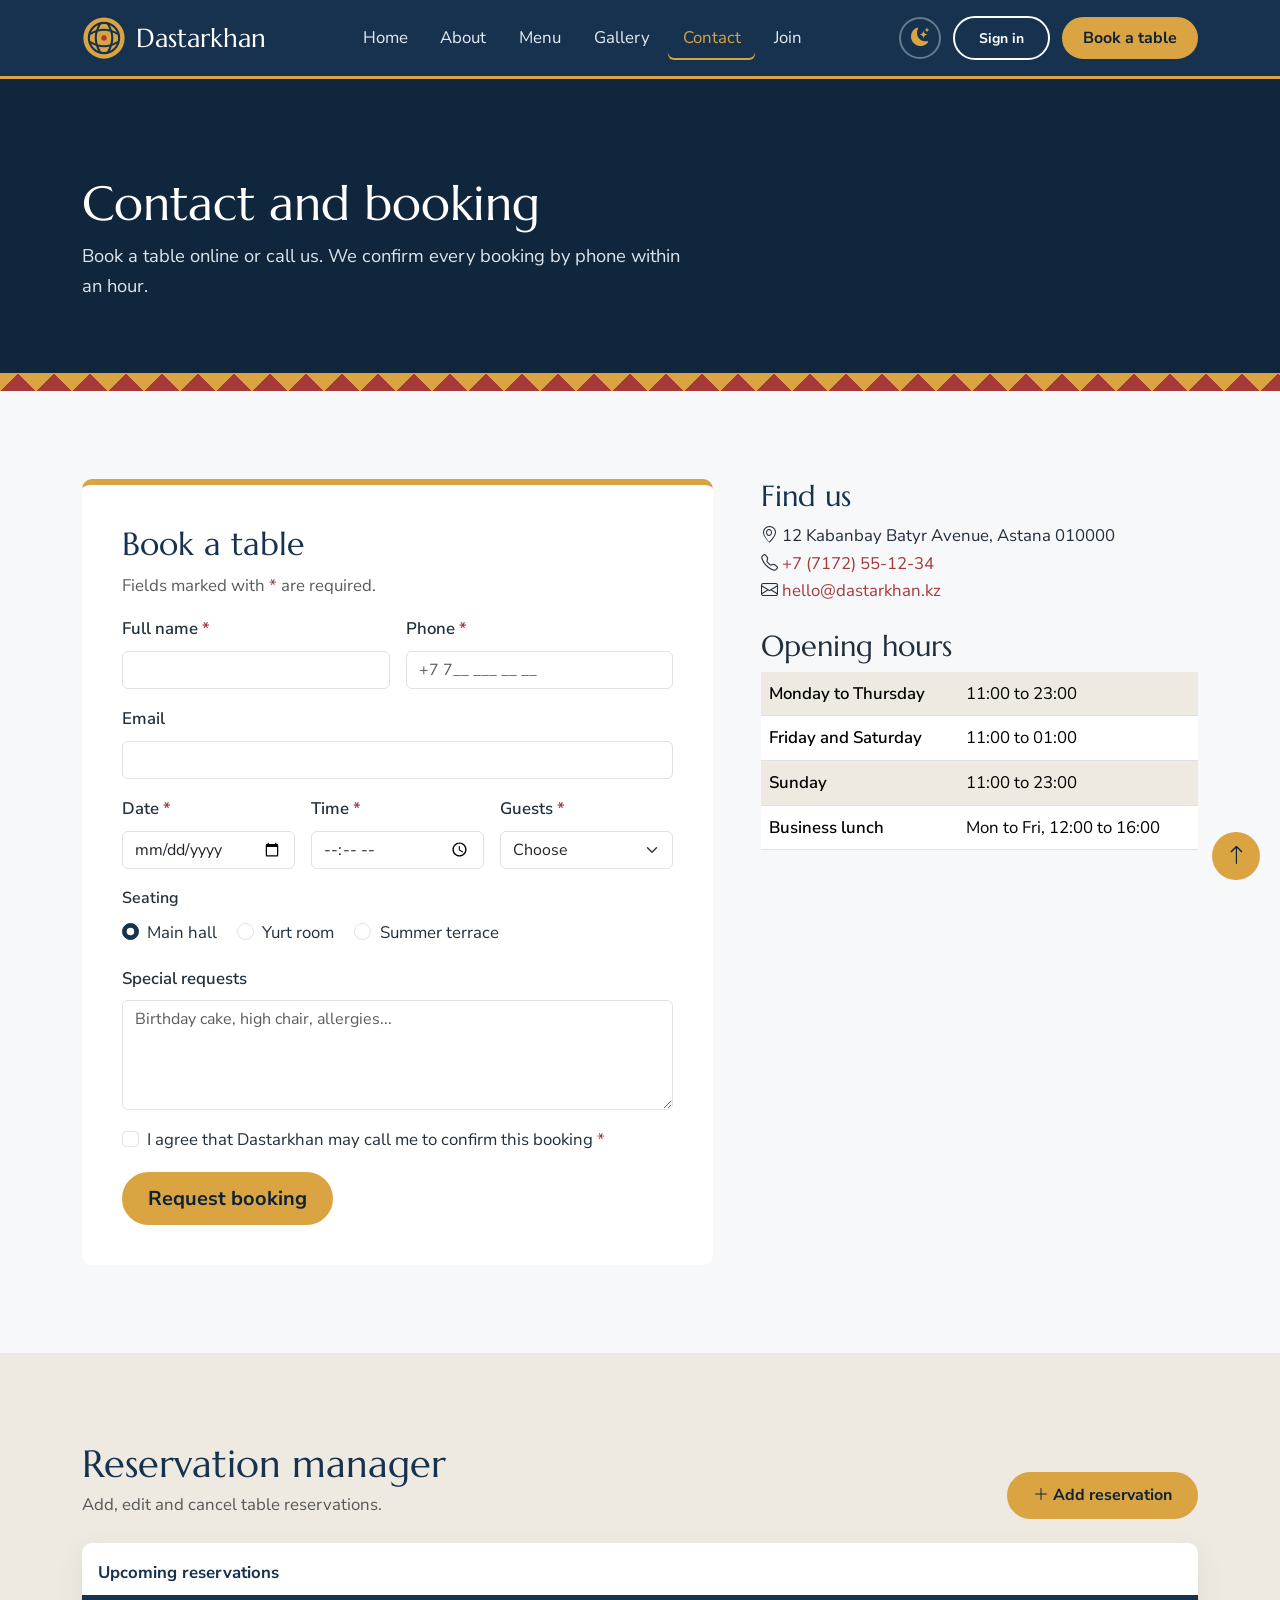
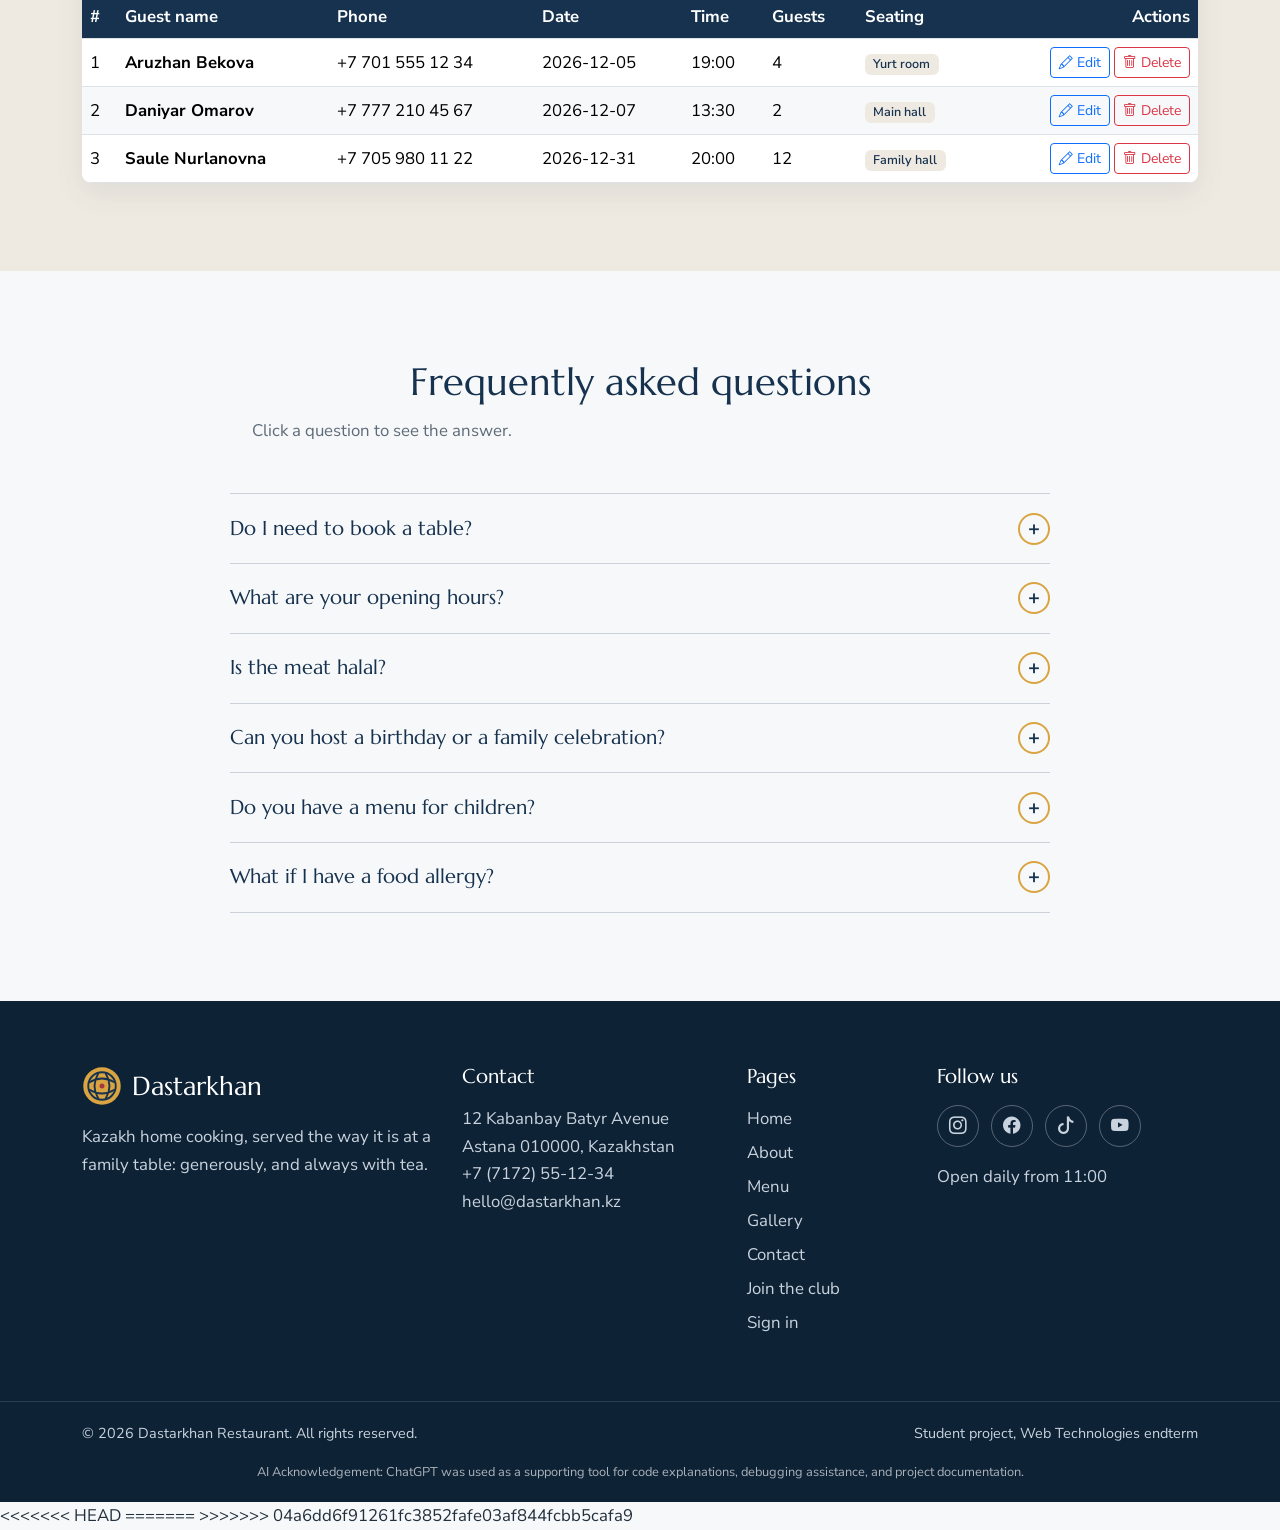
<file: contact.html>
﻿<!DOCTYPE html>
<html lang="en">
<head>
  <meta charset="UTF-8">
  <meta name="viewport" content="width=device-width, initial-scale=1.0">
  <meta name="description" content="Book a table at Dastarkhan, find our address and opening hours.">
  <title>Contact and booking | Dastarkhan, Kazakh Restaurant in Astana</title>
  <link rel="icon" href="images/logo.svg" type="image/svg+xml">

  <link rel="preconnect" href="https://fonts.googleapis.com">
  <link rel="preconnect" href="https://fonts.gstatic.com" crossorigin>
  <link href="https://fonts.googleapis.com/css2?family=Marcellus&family=Nunito+Sans:wght@400;600;700&display=swap" rel="stylesheet">

  <link href="https://cdn.jsdelivr.net/npm/bootstrap@5.3.3/dist/css/bootstrap.min.css" rel="stylesheet">
  <link href="https://cdn.jsdelivr.net/npm/bootstrap-icons@1.11.3/font/bootstrap-icons.min.css" rel="stylesheet">

  <link href="css/style.css" rel="stylesheet">
  <script src="js/theme.js"></script>
</head>
<body>
  <header class="site-header" id="top">
    <div class="container header-inner">
      <a href="index.html" class="logo">
        <img src="images/logo.svg" alt="Dastarkhan logo" width="44" height="44">
        <span class="logo-text">Dastarkhan</span>
      </a>
      <nav class="main-nav" aria-label="Main navigation">
        <ul class="nav-list">
          <li><a href="index.html" class="menu-link">Home</a></li>
          <li><a href="about.html" class="menu-link">About</a></li>
          <li><a href="menu.html" class="menu-link">Menu</a></li>
          <li><a href="gallery.html" class="menu-link">Gallery</a></li>
          <li><a href="contact.html" class="menu-link active" aria-current="page">Contact</a></li>
          <li><a href="register.html" class="menu-link">Join</a></li>
        </ul>
      </nav>
      <div class="header-actions">
        <button type="button" id="theme-toggle" class="theme-toggle" aria-label="Switch theme" title="Switch theme">
          <i class="bi bi-moon-stars-fill" aria-hidden="true"></i>
        </button>
        <div id="auth-slot" class="auth-slot"><a href="login.html" class="btn btn-ghost btn-sm btn-signin">Sign in</a></div>
        <a href="contact.html#booking" class="btn btn-gold btn-book">Book a table</a>
      </div>
    </div>
  </header>

  <main>
    <section class="page-hero page-hero-contact">
      <div class="container">
        <h1>Contact and booking</h1>
        <p>Book a table online or call us. We confirm every booking by phone within an hour.</p>
      </div>
    </section>

    <div class="ornament"></div>

    <section class="section">
      <div class="container">
        <div class="row g-4 g-lg-5">
          <div class="col-lg-7">
            <section id="booking" aria-labelledby="booking-title">
              <h2 id="booking-title">Book a table</h2>
              <p class="text-muted">Fields marked with <span class="required">*</span> are required.</p>

              <form action="thank-you.html" method="get">
                <div class="row g-3">
                  <div class="col-md-6">
                    <label for="name" class="form-label">Full name <span class="required">*</span></label>
                    <input type="text" id="name" name="name" class="form-control" autocomplete="name" required>
                  </div>
                  <div class="col-md-6">
                    <label for="phone" class="form-label">Phone <span class="required">*</span></label>
                    <input type="tel" id="phone" name="phone" class="form-control" placeholder="+7 7__ ___ __ __" autocomplete="tel" required>
                  </div>
                  <div class="col-12">
                    <label for="email" class="form-label">Email</label>
                    <input type="email" id="email" name="email" class="form-control" autocomplete="email">
                  </div>
                  <div class="col-md-4">
                    <label for="date" class="form-label">Date <span class="required">*</span></label>
                    <input type="date" id="date" name="date" class="form-control" required>
                  </div>
                  <div class="col-md-4">
                    <label for="time" class="form-label">Time <span class="required">*</span></label>
                    <input type="time" id="time" name="time" class="form-control" min="11:00" max="22:00" required>
                  </div>
                  <div class="col-md-4">
                    <label for="guests" class="form-label">Guests <span class="required">*</span></label>
                    <select id="guests" name="guests" class="form-select" required>
                      <option value="">Choose</option>
                      <option value="1-2">1 to 2</option>
                      <option value="3-4">3 to 4</option>
                      <option value="5-8">5 to 8</option>
                      <option value="9-20">9 to 20 (family hall)</option>
                    </select>
                  </div>
                  <div class="col-12">
                    <fieldset>
                      <legend class="form-label fs-6">Seating</legend>
                      <div class="form-check form-check-inline">
                        <input class="form-check-input" type="radio" name="seating" id="seat-main" value="main" checked>
                        <label class="form-check-label" for="seat-main">Main hall</label>
                      </div>
                      <div class="form-check form-check-inline">
                        <input class="form-check-input" type="radio" name="seating" id="seat-yurt" value="yurt">
                        <label class="form-check-label" for="seat-yurt">Yurt room</label>
                      </div>
                      <div class="form-check form-check-inline">
                        <input class="form-check-input" type="radio" name="seating" id="seat-terrace" value="terrace">
                        <label class="form-check-label" for="seat-terrace">Summer terrace</label>
                      </div>
                    </fieldset>
                  </div>
                  <div class="col-12">
                    <label for="message" class="form-label">Special requests</label>
                    <textarea id="message" name="message" class="form-control" rows="4" placeholder="Birthday cake, high chair, allergies..."></textarea>
                  </div>
                  <div class="col-12">
                    <div class="form-check">
                      <input class="form-check-input" type="checkbox" id="agree" name="agree" required>
                      <label class="form-check-label" for="agree">I agree that Dastarkhan may call me to confirm this booking <span class="required">*</span></label>
                    </div>
                  </div>
                  <div class="col-12">
                    <button type="submit" class="btn btn-gold btn-lg">Request booking</button>
                  </div>
                </div>
              </form>
            </section>
          </div>

          <aside class="col-lg-5 contact-info" aria-label="Contact information">
            <h2>Find us</h2>
            <address class="mb-4">
              <i class="bi bi-geo-alt"></i> 12 Kabanbay Batyr Avenue, Astana 010000<br>
              <i class="bi bi-telephone"></i> <a href="tel:+77172551234">+7 (7172) 55-12-34</a><br>
              <i class="bi bi-envelope"></i> <a href="mailto:hello@dastarkhan.kz">hello@dastarkhan.kz</a>
            </address>

            <h2 class="h4">Opening hours</h2>
            <table class="table hours-table mb-4">
              <tbody>
                <tr>
                  <th scope="row">Monday to Thursday</th>
                  <td>11:00 to 23:00</td>
                </tr>
                <tr>
                  <th scope="row">Friday and Saturday</th>
                  <td>11:00 to 01:00</td>
                </tr>
                <tr>
                  <th scope="row">Sunday</th>
                  <td>11:00 to 23:00</td>
                </tr>
                <tr>
                  <th scope="row">Business lunch</th>
                  <td>Mon to Fri, 12:00 to 16:00</td>
                </tr>
              </tbody>
            </table>

            <iframe class="map-frame" src="https://www.google.com/maps?q=Kabanbay+Batyr+Avenue+Astana&amp;output=embed" title="Map showing Dastarkhan on Kabanbay Batyr Avenue" loading="lazy"></iframe>
          </aside>
        </div>
      </div>
    </section>

    <section class="section section-alt" id="reservations" aria-labelledby="reservations-title">
      <div class="container">
        <div class="d-flex flex-wrap justify-content-between align-items-end gap-3 mb-4">
          <div>
            <h2 id="reservations-title" class="section-title mb-1">Reservation manager</h2>
            <p class="text-muted mb-0">Add, edit and cancel table reservations.</p>
          </div>
          <button type="button" class="btn btn-gold" id="add-reservation-btn">
            <i class="bi bi-plus-lg"></i> Add reservation
          </button>
        </div>

        <div class="table-responsive crud-wrap">
          <table class="table crud-table align-middle mb-0">
            <caption>Upcoming reservations</caption>
            <thead>
              <tr>
                <th scope="col">#</th>
                <th scope="col">Guest name</th>
                <th scope="col">Phone</th>
                <th scope="col">Date</th>
                <th scope="col">Time</th>
                <th scope="col">Guests</th>
                <th scope="col">Seating</th>
                <th scope="col" class="text-end">Actions</th>
              </tr>
            </thead>
            <tbody id="reservations-body">
              <!-- rows are rendered by js/script.js -->
            </tbody>
          </table>
        </div>
      </div>
    </section>

    <section class="section" id="faq" aria-labelledby="faq-title">
      <div class="container">
        <h2 id="faq-title" class="section-title text-center">Frequently asked questions</h2>
        <p class="section-intro text-center">Click a question to see the answer.</p>
        <div class="faq-list">
          <div class="faq-item">
            <h3 class="faq-question">
              <button type="button" class="faq-toggle" id="faq-q1" aria-expanded="false" aria-controls="faq-a1">
                <span>Do I need to book a table?</span>
                <span class="faq-icon" aria-hidden="true">+</span>
              </button>
            </h3>
            <div class="faq-answer" id="faq-a1" role="region" aria-labelledby="faq-q1">
              <p>Walk-ins are welcome, but on Friday and Saturday evenings tables go fast. Use the booking form above and we confirm every booking by phone within an hour.</p>
            </div>
          </div>
          <div class="faq-item">
            <h3 class="faq-question">
              <button type="button" class="faq-toggle" id="faq-q2" aria-expanded="false" aria-controls="faq-a2">
                <span>What are your opening hours?</span>
                <span class="faq-icon" aria-hidden="true">+</span>
              </button>
            </h3>
            <div class="faq-answer" id="faq-a2" role="region" aria-labelledby="faq-q2">
              <p>Monday to Thursday and Sunday 11:00 to 23:00, Friday and Saturday 11:00 to 01:00. The business lunch runs Monday to Friday from 12:00 to 16:00.</p>
            </div>
          </div>
          <div class="faq-item">
            <h3 class="faq-question">
              <button type="button" class="faq-toggle" id="faq-q3" aria-expanded="false" aria-controls="faq-a3">
                <span>Is the meat halal?</span>
                <span class="faq-icon" aria-hidden="true">+</span>
              </button>
            </h3>
            <div class="faq-answer" id="faq-a3" role="region" aria-labelledby="faq-q3">
              <p>Yes. All meat is halal and comes from farms we have visited ourselves.</p>
            </div>
          </div>
          <div class="faq-item">
            <h3 class="faq-question">
              <button type="button" class="faq-toggle" id="faq-q4" aria-expanded="false" aria-controls="faq-a4">
                <span>Can you host a birthday or a family celebration?</span>
                <span class="faq-icon" aria-hidden="true">+</span>
              </button>
            </h3>
            <div class="faq-answer" id="faq-a4" role="region" aria-labelledby="faq-q4">
              <p>Yes. Our family hall seats up to 20 guests. Write the date and the number of guests in the booking form, or look at the Celebration set menu.</p>
            </div>
          </div>
          <div class="faq-item">
            <h3 class="faq-question">
              <button type="button" class="faq-toggle" id="faq-q5" aria-expanded="false" aria-controls="faq-a5">
                <span>Do you have a menu for children?</span>
                <span class="faq-icon" aria-hidden="true">+</span>
              </button>
            </h3>
            <div class="faq-answer" id="faq-a5" role="region" aria-labelledby="faq-q5">
              <p>Yes. Children under 6 eat from the kids' menu for free on weekends. Ask for a high chair in the special requests field when you book.</p>
            </div>
          </div>
          <div class="faq-item">
            <h3 class="faq-question">
              <button type="button" class="faq-toggle" id="faq-q6" aria-expanded="false" aria-controls="faq-a6">
                <span>What if I have a food allergy?</span>
                <span class="faq-icon" aria-hidden="true">+</span>
              </button>
            </h3>
            <div class="faq-answer" id="faq-a6" role="region" aria-labelledby="faq-q6">
              <p>Tell us in the booking form or tell your waiter before ordering, and the kitchen will adjust the dish where possible.</p>
            </div>
          </div>
        </div>
      </div>
    </section>
  </main>

  <div class="modal fade" id="reservation-modal" tabindex="-1" aria-labelledby="reservation-modal-title" aria-hidden="true">
    <div class="modal-dialog modal-dialog-centered">
      <div class="modal-content">
        <form id="reservation-form" novalidate>
          <div class="modal-header">
            <h2 class="modal-title fs-4" id="reservation-modal-title">Add reservation</h2>
            <button type="button" class="btn-close" data-bs-dismiss="modal" aria-label="Close"></button>
          </div>
          <div class="modal-body">
            <input type="hidden" id="res-id">
            <div class="row g-3">
              <div class="col-12">
                <label for="res-name" class="form-label">Guest name <span class="required">*</span></label>
                <input type="text" id="res-name" class="form-control" required>
                <div class="invalid-feedback">Enter the guest's name.</div>
              </div>
              <div class="col-12">
                <label for="res-phone" class="form-label">Phone <span class="required">*</span></label>
                <input type="tel" id="res-phone" class="form-control" placeholder="+7 701 123 45 67" required>
                <div class="invalid-feedback">Enter a phone number like +7 701 123 45 67.</div>
              </div>
              <div class="col-6">
                <label for="res-date" class="form-label">Date <span class="required">*</span></label>
                <input type="date" id="res-date" class="form-control" required>
                <div class="invalid-feedback">Choose a date.</div>
              </div>
              <div class="col-6">
                <label for="res-time" class="form-label">Time <span class="required">*</span></label>
                <input type="time" id="res-time" class="form-control" min="11:00" max="22:00" required>
                <div class="invalid-feedback">We take bookings from 11:00 to 22:00.</div>
              </div>
              <div class="col-6">
                <label for="res-guests" class="form-label">Guests <span class="required">*</span></label>
                <input type="number" id="res-guests" class="form-control" min="1" max="20" value="2" required>
                <div class="invalid-feedback">From 1 to 20 guests.</div>
              </div>
              <div class="col-6">
                <label for="res-seating" class="form-label">Seating</label>
                <select id="res-seating" class="form-select">
                  <option>Main hall</option>
                  <option>Yurt room</option>
                  <option>Summer terrace</option>
                  <option>Family hall</option>
                </select>
              </div>
            </div>
          </div>
          <div class="modal-footer">
            <button type="button" class="btn btn-outline-secondary rounded-pill" data-bs-dismiss="modal">Cancel</button>
            <button type="submit" class="btn btn-gold" id="reservation-save">Save</button>
          </div>
        </form>
      </div>
    </div>
  </div>

  <footer class="site-footer">
    <div class="container">
      <div class="row g-4">
        <div class="col-lg-4 col-md-6">
          <a href="index.html" class="logo mb-3">
            <img src="images/logo.svg" alt="" width="40" height="40">
            <span class="logo-text">Dastarkhan</span>
          </a>
          <p>Kazakh home cooking, served the way it is at a family table: generously, and always with tea.</p>
        </div>
        <div class="col-lg-3 col-md-6">
          <h2 class="footer-title">Contact</h2>
          <address>
            12 Kabanbay Batyr Avenue<br>
            Astana 010000, Kazakhstan<br>
            <a href="tel:+77172551234">+7 (7172) 55-12-34</a><br>
            <a href="mailto:hello@dastarkhan.kz">hello@dastarkhan.kz</a>
          </address>
        </div>
        <div class="col-lg-2 col-md-6">
          <h2 class="footer-title">Pages</h2>
          <ul class="footer-links">
            <li><a href="index.html">Home</a></li>
            <li><a href="about.html">About</a></li>
            <li><a href="menu.html">Menu</a></li>
            <li><a href="gallery.html">Gallery</a></li>
            <li><a href="contact.html">Contact</a></li>
            <li><a href="register.html">Join the club</a></li>
            <li><a href="login.html">Sign in</a></li>
          </ul>
        </div>
        <div class="col-lg-3 col-md-6">
          <h2 class="footer-title">Follow us</h2>
          <ul class="social-links">
            <li><a href="https://www.instagram.com/" aria-label="Instagram"><i class="bi bi-instagram"></i></a></li>
            <li><a href="https://www.facebook.com/" aria-label="Facebook"><i class="bi bi-facebook"></i></a></li>
            <li><a href="https://www.tiktok.com/" aria-label="TikTok"><i class="bi bi-tiktok"></i></a></li>
            <li><a href="https://www.youtube.com/" aria-label="YouTube"><i class="bi bi-youtube"></i></a></li>
          </ul>
          <p class="mt-3 mb-0">Open daily from 11:00</p>
        </div>
      </div>
    </div>
   
<div class="footer-bottom">
  <div class="container d-flex flex-wrap justify-content-between gap-2">
    <p class="mb-0">
      &copy; 2026 Dastarkhan Restaurant. All rights reserved.
    </p>
    <p class="mb-0">
      Student project, Web Technologies endterm
    </p>
  </div>

  <div class="container mt-3">
    <p class="ai-acknowledgement mb-0">
      AI Acknowledgement: ChatGPT was used as a supporting
      tool for code explanations, debugging assistance,
      and project documentation.
    </p>
  </div>
</div>

  </footer>

  <a href="#top" id="back-to-top" aria-label="Back to top"><i class="bi bi-arrow-up"></i></a>
  <script src="https://code.jquery.com/jquery-3.7.1.min.js"></script>
  <script src="https://cdn.jsdelivr.net/npm/bootstrap@5.3.3/dist/js/bootstrap.bundle.min.js"></script>
  <script src="js/script.js"></script>
<<<<<<< HEAD
  <script src="js/auth.js"></script>
=======
  <script src="js/faq.js"></script>
>>>>>>> 04a6dd6f91261fc3852fafe03af844fcbb5cafa9
</body>
</html>
</file>
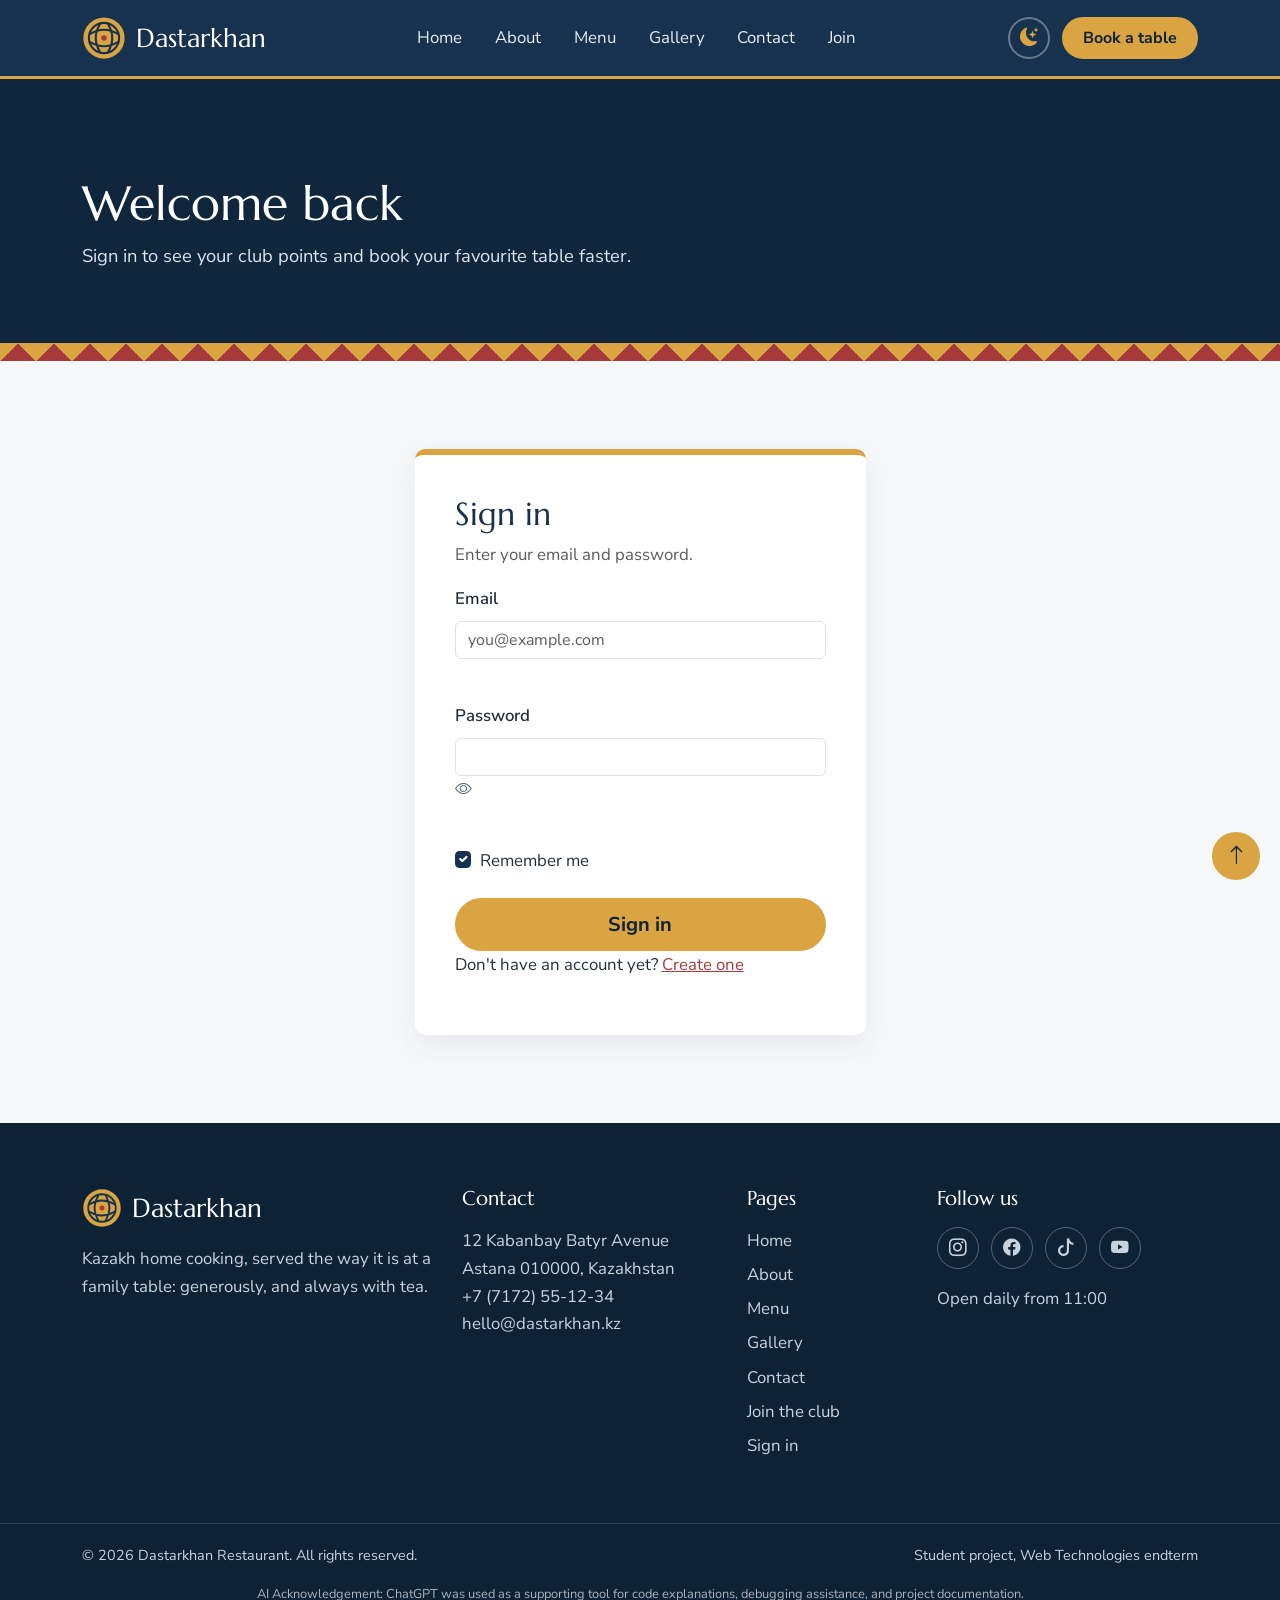
<file: login.html>
﻿<!DOCTYPE html>
<html lang="en">
<head>
  <meta charset="UTF-8">
  <meta name="viewport" content="width=device-width, initial-scale=1.0">
  <meta name="description" content="Sign in to your Dastarkhan club account.">
  <title>Sign in | Dastarkhan, Kazakh Restaurant in Astana</title>
  <link rel="icon" href="images/logo.svg" type="image/svg+xml">
  <link rel="preconnect" href="https://fonts.googleapis.com">
  <link rel="preconnect" href="https://fonts.gstatic.com" crossorigin>
  <link href="https://fonts.googleapis.com/css2?family=Marcellus&family=Nunito+Sans:wght@400;600;700&display=swap" rel="stylesheet">

  <link href="https://cdn.jsdelivr.net/npm/bootstrap@5.3.3/dist/css/bootstrap.min.css" rel="stylesheet">
  <link href="https://cdn.jsdelivr.net/npm/bootstrap-icons@1.11.3/font/bootstrap-icons.min.css" rel="stylesheet">

  <link href="css/style.css" rel="stylesheet">
  <script src="js/theme.js"></script>
</head>
<body>
  <header class="site-header" id="top">
    <div class="container header-inner">
      <a href="index.html" class="logo">
        <img src="images/logo.svg" alt="Dastarkhan logo" width="44" height="44">
        <span class="logo-text">Dastarkhan</span>
      </a>
      <nav class="main-nav" aria-label="Main navigation">
        <ul class="nav-list">
          <li><a href="index.html" class="menu-link">Home</a></li>
          <li><a href="about.html" class="menu-link">About</a></li>
          <li><a href="menu.html" class="menu-link">Menu</a></li>
          <li><a href="gallery.html" class="menu-link">Gallery</a></li>
          <li><a href="contact.html" class="menu-link">Contact</a></li>
          <li><a href="register.html" class="menu-link">Join</a></li>
        </ul>
      </nav>
      <div class="header-actions">
        <button type="button" id="theme-toggle" class="theme-toggle" aria-label="Switch theme" title="Switch theme">
          <i class="bi bi-moon-stars-fill" aria-hidden="true"></i>
        </button>
        <a href="contact.html#booking" class="btn btn-gold btn-book">Book a table</a>
      </div>
    </div>
  </header>

  <main>
    <section class="page-hero page-hero-register">
      <div class="container">
        <h1>Welcome back</h1>
        <p>Sign in to see your club points and book your favourite table faster.</p>
      </div>
    </section>

    <div class="ornament"></div>

    <section class="section">
      <div class="container">
        <div class="row justify-content-center">
          <div class="col-lg-5 col-md-8">
            <section id="login" class="form-card" aria-labelledby="login-title">
              <div id="login-already" class="d-none">
                <h2>You are signed in</h2>
                <p class="text-muted">Signed in as <strong id="login-already-email"></strong>.</p>
                <div class="d-flex flex-wrap gap-2">
                  <a href="index.html" class="btn btn-gold">Go to home</a>
                  <button type="button" class="btn btn-ghost-dark" data-signout>Sign out</button>
                </div>
              </div>

              <div id="login-box">
                <h2 id="login-title">Sign in</h2>
                <p class="text-muted">Enter your email and password.</p>

                <div class="alert alert-danger d-none" id="login-errors" role="alert"></div>

                <form id="login-form" novalidate>
                  <div class="mb-3">
                    <label for="login-email" class="form-label">Email</label>
                    <div class="field-wrap">
                      <input type="email" id="login-email" name="email" class="form-control" autocomplete="email" placeholder="you@example.com">
                      <i class="bi field-icon" aria-hidden="true"></i>
                    </div>
                    <div class="field-msg" id="login-email-msg"></div>
                  </div>

                  <div class="mb-3">
                    <label for="login-password" class="form-label">Password</label>
                    <div class="field-wrap">
                      <input type="password" id="login-password" name="password" class="form-control" autocomplete="current-password">
                      <button type="button" class="field-icon field-toggle" id="toggle-password" aria-label="Show password" aria-pressed="false">
                        <i class="bi bi-eye" aria-hidden="true"></i>
                      </button>
                    </div>
                    <div class="field-msg" id="login-password-msg"></div>
                  </div>

                  <div class="form-check mb-4">
                    <input class="form-check-input" type="checkbox" id="login-remember" checked>
                    <label class="form-check-label" for="login-remember">Remember me</label>
                  </div>

                  <button type="submit" class="btn btn-gold btn-lg w-100">Sign in</button>
                </form>

                <p class="auth-switch">Don't have an account yet? <a href="register.html">Create one</a></p>
              </div>
            </section>
          </div>
        </div>
      </div>
    </section>
  </main>

  <footer class="site-footer">
    <div class="container">
      <div class="row g-4">
        <div class="col-lg-4 col-md-6">
          <a href="index.html" class="logo mb-3">
            <img src="images/logo.svg" alt="" width="40" height="40">
            <span class="logo-text">Dastarkhan</span>
          </a>
          <p>Kazakh home cooking, served the way it is at a family table: generously, and always with tea.</p>
        </div>
        <div class="col-lg-3 col-md-6">
          <h2 class="footer-title">Contact</h2>
          <address>
            12 Kabanbay Batyr Avenue<br>
            Astana 010000, Kazakhstan<br>
            <a href="tel:+77172551234">+7 (7172) 55-12-34</a><br>
            <a href="mailto:hello@dastarkhan.kz">hello@dastarkhan.kz</a>
          </address>
        </div>
        <div class="col-lg-2 col-md-6">
          <h2 class="footer-title">Pages</h2>
          <ul class="footer-links">
            <li><a href="index.html">Home</a></li>
            <li><a href="about.html">About</a></li>
            <li><a href="menu.html">Menu</a></li>
            <li><a href="gallery.html">Gallery</a></li>
            <li><a href="contact.html">Contact</a></li>
            <li><a href="register.html">Join the club</a></li>
            <li><a href="login.html">Sign in</a></li>
          </ul>
        </div>
        <div class="col-lg-3 col-md-6">
          <h2 class="footer-title">Follow us</h2>
          <ul class="social-links">
            <li><a href="https://www.instagram.com/" aria-label="Instagram"><i class="bi bi-instagram"></i></a></li>
            <li><a href="https://www.facebook.com/" aria-label="Facebook"><i class="bi bi-facebook"></i></a></li>
            <li><a href="https://www.tiktok.com/" aria-label="TikTok"><i class="bi bi-tiktok"></i></a></li>
            <li><a href="https://www.youtube.com/" aria-label="YouTube"><i class="bi bi-youtube"></i></a></li>
          </ul>
          <p class="mt-3 mb-0">Open daily from 11:00</p>
        </div>
      </div>
    </div>
   
<div class="footer-bottom">
  <div class="container d-flex flex-wrap justify-content-between gap-2">
    <p class="mb-0">
      &copy; 2026 Dastarkhan Restaurant. All rights reserved.
    </p>
    <p class="mb-0">
      Student project, Web Technologies endterm
    </p>
  </div>

  <div class="container mt-3">
    <p class="ai-acknowledgement mb-0">
      AI Acknowledgement: ChatGPT was used as a supporting
      tool for code explanations, debugging assistance,
      and project documentation.
    </p>
  </div>
</div>

  </footer>

  <a href="#top" id="back-to-top" aria-label="Back to top"><i class="bi bi-arrow-up"></i></a>
  <script src="https://code.jquery.com/jquery-3.7.1.min.js"></script>
  <script src="https://cdn.jsdelivr.net/npm/bootstrap@5.3.3/dist/js/bootstrap.bundle.min.js"></script>
  <script src="js/script.js"></script>
  <script src="js/auth.js"></script>    
</body>
</html>
</file>
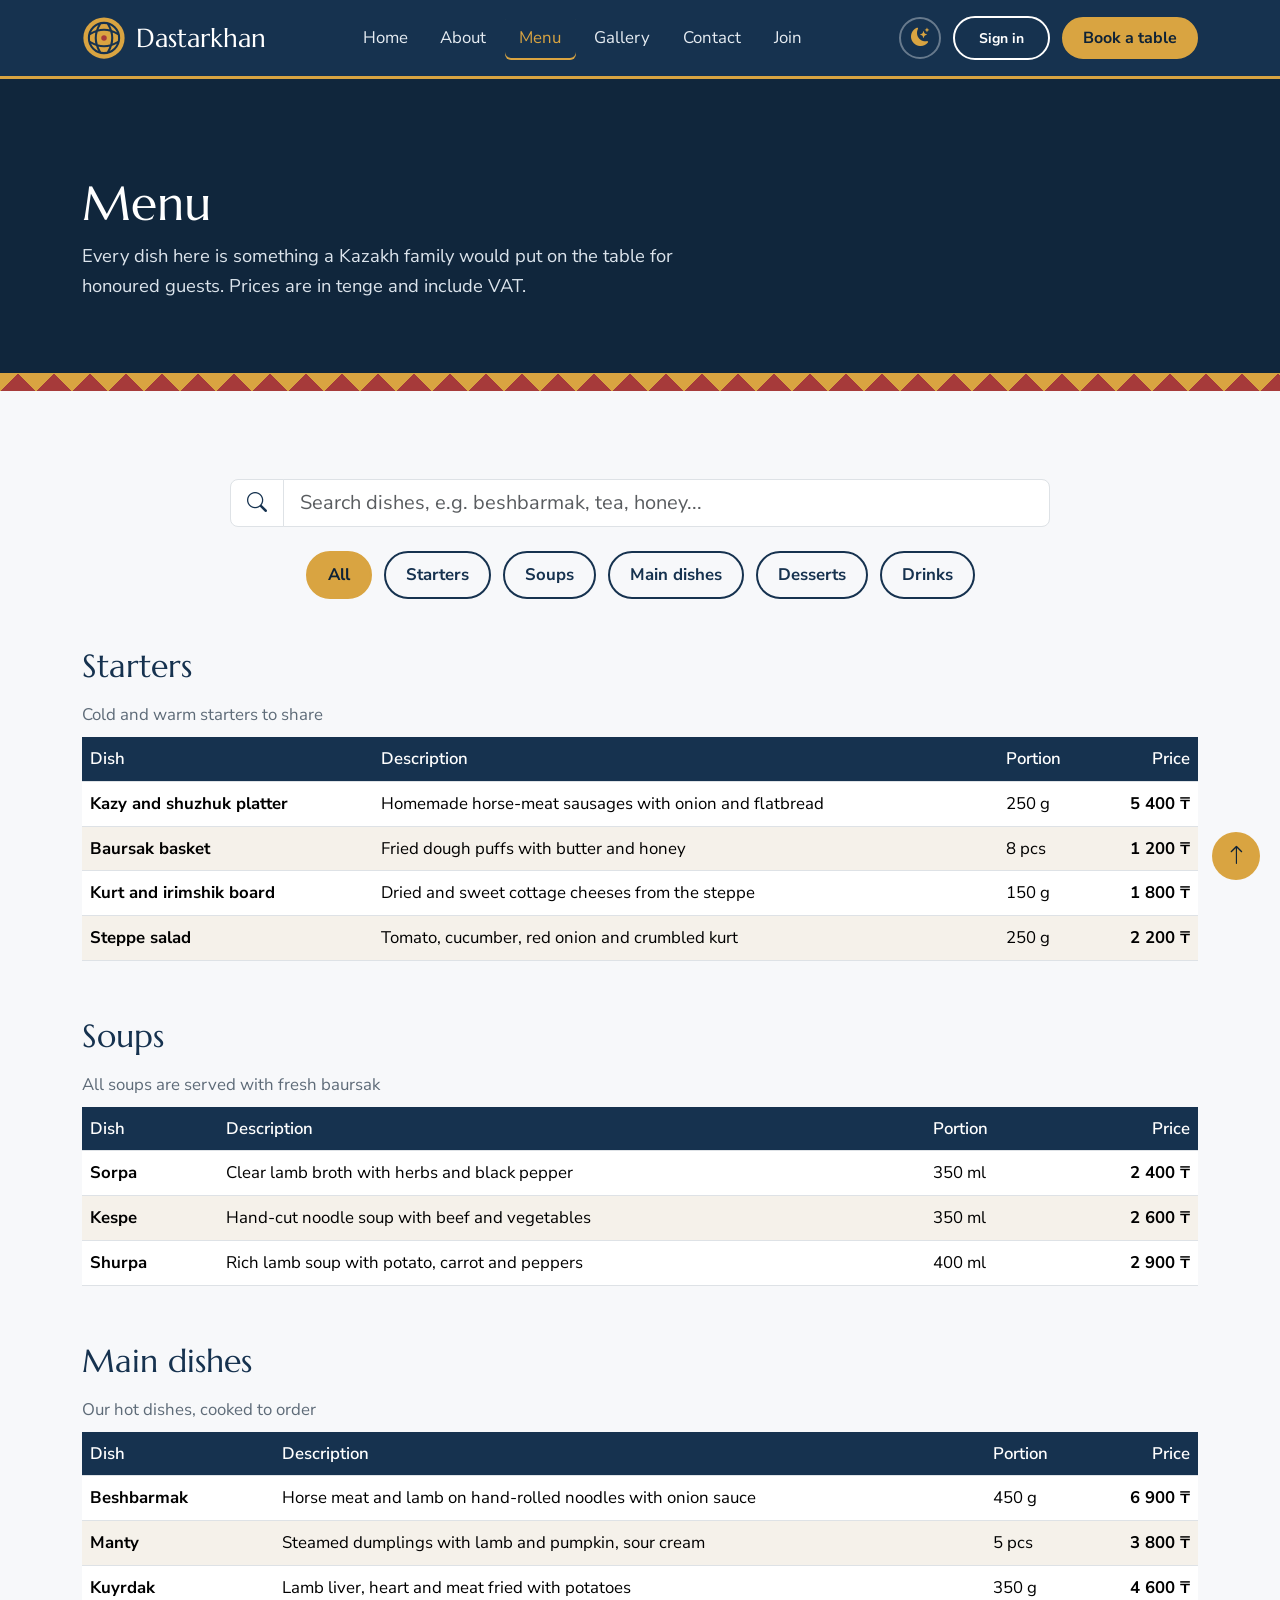
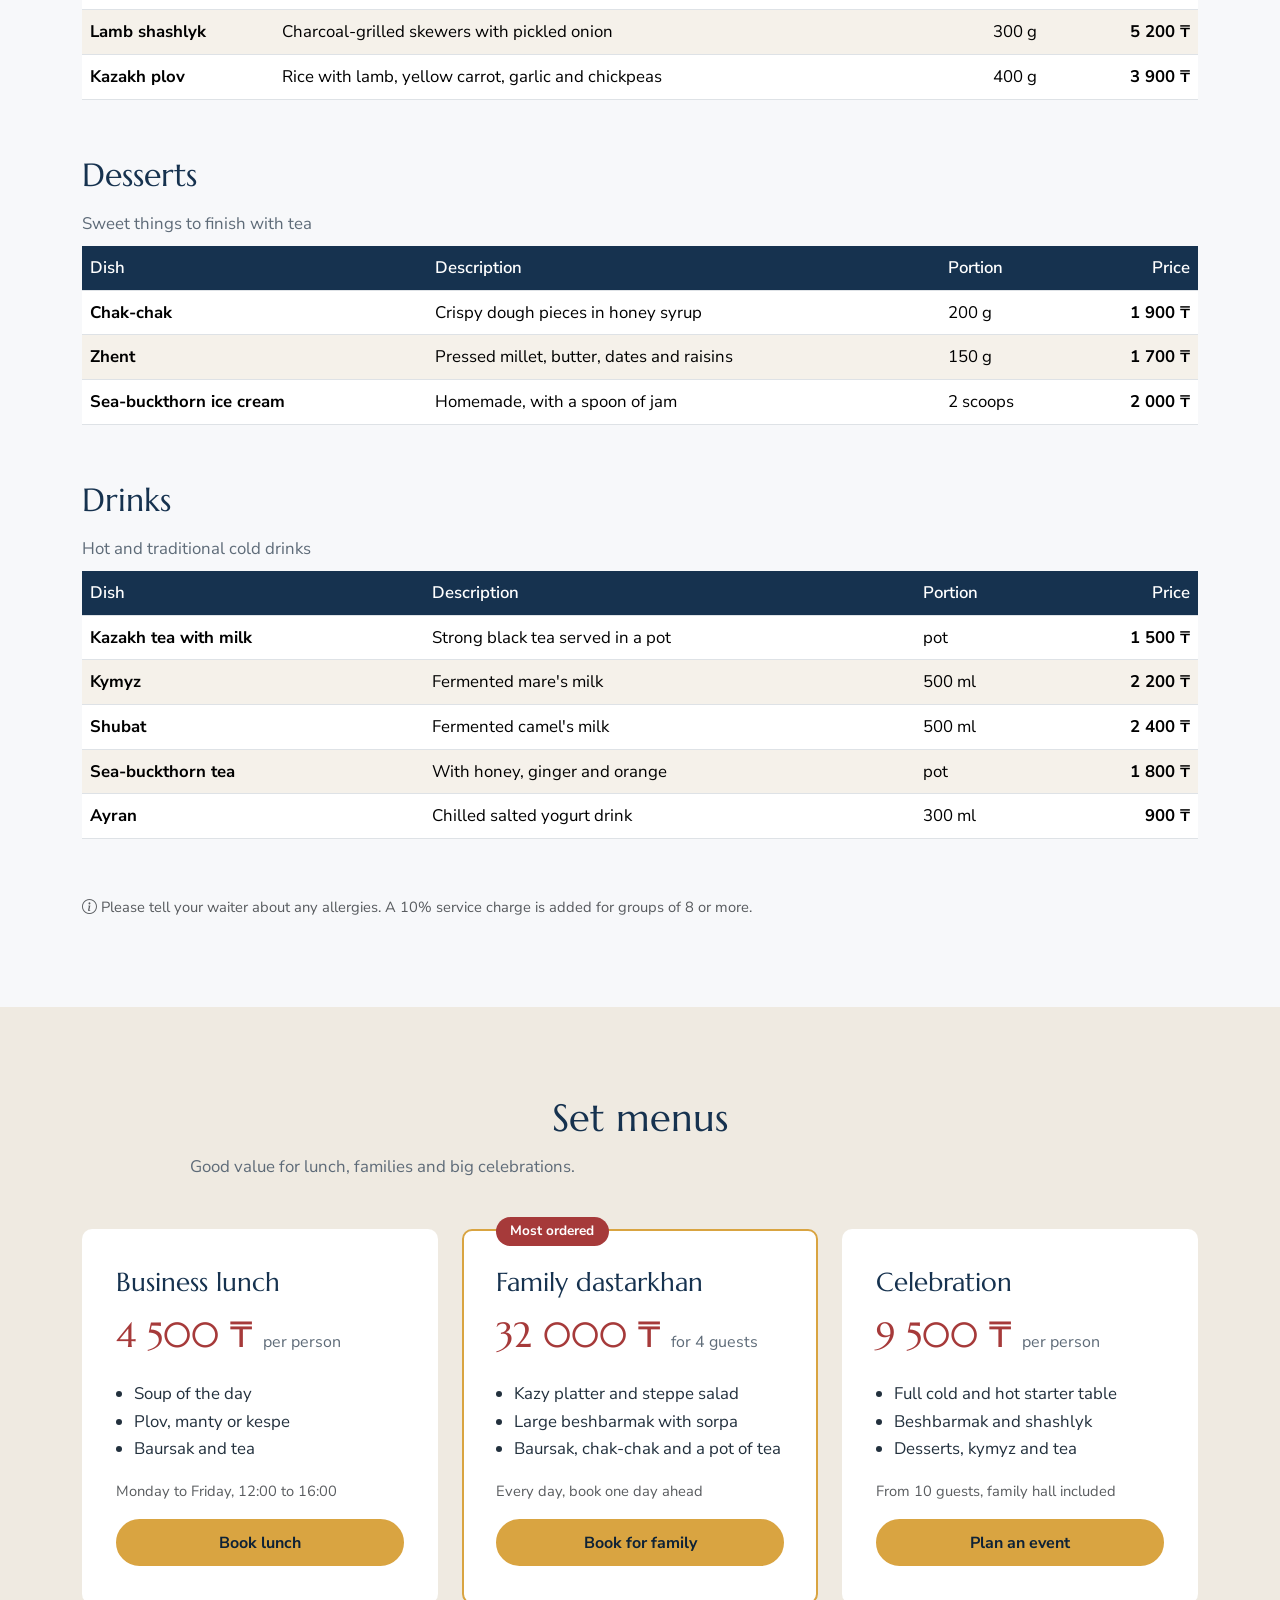
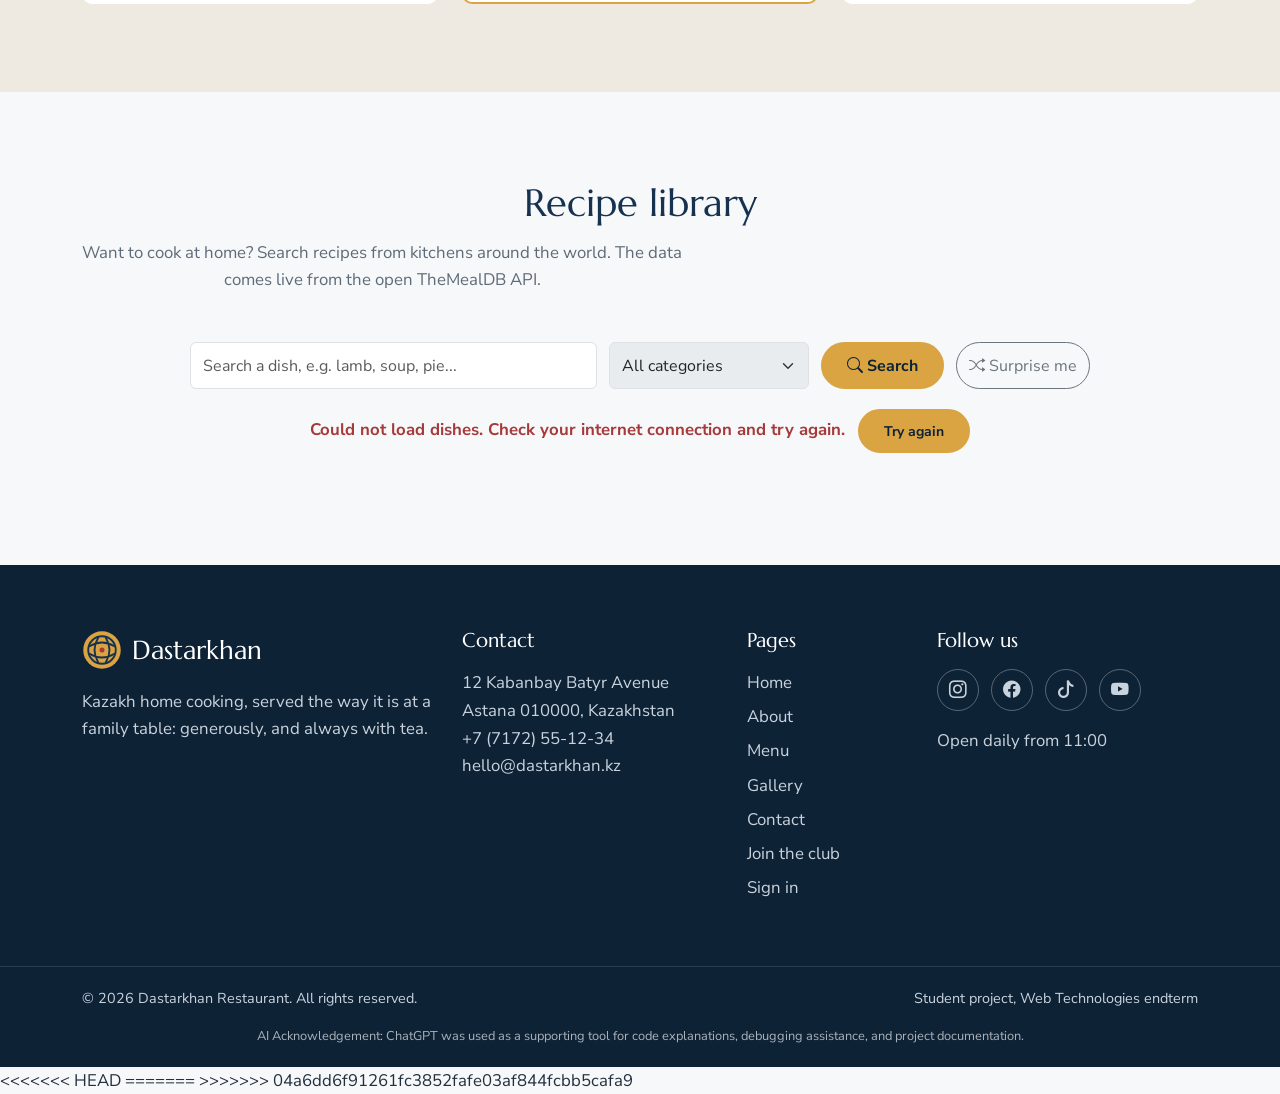
<file: menu.html>
﻿<!DOCTYPE html>
<html lang="en">
<head>
  <meta charset="UTF-8">
  <meta name="viewport" content="width=device-width, initial-scale=1.0">
  <meta name="description" content="Full menu and set menus of Dastarkhan Kazakh restaurant, with prices in tenge.">
  <title>Menu | Dastarkhan, Kazakh Restaurant in Astana</title>
  <link rel="icon" href="images/logo.svg" type="image/svg+xml">

  <link rel="preconnect" href="https://fonts.googleapis.com">
  <link rel="preconnect" href="https://fonts.gstatic.com" crossorigin>
  <link href="https://fonts.googleapis.com/css2?family=Marcellus&family=Nunito+Sans:wght@400;600;700&display=swap" rel="stylesheet">

  <link href="https://cdn.jsdelivr.net/npm/bootstrap@5.3.3/dist/css/bootstrap.min.css" rel="stylesheet">
  <link href="https://cdn.jsdelivr.net/npm/bootstrap-icons@1.11.3/font/bootstrap-icons.min.css" rel="stylesheet">

  <link href="css/style.css" rel="stylesheet">
  <script src="js/theme.js"></script>
</head>
<body>
  <header class="site-header" id="top">
    <div class="container header-inner">
      <a href="index.html" class="logo">
        <img src="images/logo.svg" alt="Dastarkhan logo" width="44" height="44">
        <span class="logo-text">Dastarkhan</span>
      </a>
      <nav class="main-nav" aria-label="Main navigation">
        <ul class="nav-list">
          <li><a href="index.html" class="menu-link">Home</a></li>
          <li><a href="about.html" class="menu-link">About</a></li>
          <li><a href="menu.html" class="menu-link active" aria-current="page">Menu</a></li>
          <li><a href="gallery.html" class="menu-link">Gallery</a></li>
          <li><a href="contact.html" class="menu-link">Contact</a></li>
          <li><a href="register.html" class="menu-link">Join</a></li>
        </ul>
      </nav>
      <div class="header-actions">
        <button type="button" id="theme-toggle" class="theme-toggle" aria-label="Switch theme" title="Switch theme">
          <i class="bi bi-moon-stars-fill" aria-hidden="true"></i>
        </button>
        <div id="auth-slot" class="auth-slot"><a href="login.html" class="btn btn-ghost btn-sm btn-signin">Sign in</a></div>
        <a href="contact.html#booking" class="btn btn-gold btn-book">Book a table</a>
      </div>
    </div>
  </header>

  <main>
    <section class="page-hero page-hero-menu">
      <div class="container">
        <h1>Menu</h1>
        <p>Every dish here is something a Kazakh family would put on the table for honoured guests. Prices are in tenge and include VAT.</p>
      </div>
    </section>

    <div class="ornament"></div>

    <section class="section" aria-label="Menu by category">
      <div class="container">
        <div class="menu-tools" role="search">
          <label for="menu-search" class="visually-hidden">Search the menu</label>
          <div class="input-group input-group-lg menu-search">
            <span class="input-group-text"><i class="bi bi-search"></i></span>
            <input type="search" id="menu-search" class="form-control" placeholder="Search dishes, e.g. beshbarmak, tea, honey..." autocomplete="off">
          </div>

          <ul class="menu-categories" aria-label="Filter by category">
            <li><button type="button" class="filter-btn active" data-filter="all" aria-pressed="true">All</button></li>
            <li><button type="button" class="filter-btn" data-filter="starters" aria-pressed="false">Starters</button></li>
            <li><button type="button" class="filter-btn" data-filter="soups" aria-pressed="false">Soups</button></li>
            <li><button type="button" class="filter-btn" data-filter="mains" aria-pressed="false">Main dishes</button></li>
            <li><button type="button" class="filter-btn" data-filter="desserts" aria-pressed="false">Desserts</button></li>
            <li><button type="button" class="filter-btn" data-filter="drinks" aria-pressed="false">Drinks</button></li>
          </ul>
        </div>

        <section class="menu-block" id="starters" aria-labelledby="starters-title">
          <h2 id="starters-title">Starters</h2>
          <div class="table-responsive">
            <table class="table menu-table align-middle">
              <caption>Cold and warm starters to share</caption>
              <thead>
                <tr>
                  <th scope="col">Dish</th>
                  <th scope="col">Description</th>
                  <th scope="col">Portion</th>
                  <th scope="col" class="text-end">Price</th>
                </tr>
              </thead>
              <tbody>
                <tr>
                  <td class="dish-name">Kazy and shuzhuk platter</td>
                  <td>Homemade horse-meat sausages with onion and flatbread</td>
                  <td>250 g</td>
                  <td class="price">5 400 &#8376;</td>
                </tr>
                <tr>
                  <td class="dish-name">Baursak basket</td>
                  <td>Fried dough puffs with butter and honey</td>
                  <td>8 pcs</td>
                  <td class="price">1 200 &#8376;</td>
                </tr>
                <tr>
                  <td class="dish-name">Kurt and irimshik board</td>
                  <td>Dried and sweet cottage cheeses from the steppe</td>
                  <td>150 g</td>
                  <td class="price">1 800 &#8376;</td>
                </tr>
                <tr>
                  <td class="dish-name">Steppe salad</td>
                  <td>Tomato, cucumber, red onion and crumbled kurt</td>
                  <td>250 g</td>
                  <td class="price">2 200 &#8376;</td>
                </tr>
              </tbody>
            </table>
          </div>
        </section>

        <section class="menu-block" id="soups" aria-labelledby="soups-title">
          <h2 id="soups-title">Soups</h2>
          <div class="table-responsive">
            <table class="table menu-table align-middle">
              <caption>All soups are served with fresh baursak</caption>
              <thead>
                <tr>
                  <th scope="col">Dish</th>
                  <th scope="col">Description</th>
                  <th scope="col">Portion</th>
                  <th scope="col" class="text-end">Price</th>
                </tr>
              </thead>
              <tbody>
                <tr>
                  <td class="dish-name">Sorpa</td>
                  <td>Clear lamb broth with herbs and black pepper</td>
                  <td>350 ml</td>
                  <td class="price">2 400 &#8376;</td>
                </tr>
                <tr>
                  <td class="dish-name">Kespe</td>
                  <td>Hand-cut noodle soup with beef and vegetables</td>
                  <td>350 ml</td>
                  <td class="price">2 600 &#8376;</td>
                </tr>
                <tr>
                  <td class="dish-name">Shurpa</td>
                  <td>Rich lamb soup with potato, carrot and peppers</td>
                  <td>400 ml</td>
                  <td class="price">2 900 &#8376;</td>
                </tr>
              </tbody>
            </table>
          </div>
        </section>

        <section class="menu-block" id="mains" aria-labelledby="mains-title">
          <h2 id="mains-title">Main dishes</h2>
          <div class="table-responsive">
            <table class="table menu-table align-middle">
              <caption>Our hot dishes, cooked to order</caption>
              <thead>
                <tr>
                  <th scope="col">Dish</th>
                  <th scope="col">Description</th>
                  <th scope="col">Portion</th>
                  <th scope="col" class="text-end">Price</th>
                </tr>
              </thead>
              <tbody>
                <tr>
                  <td class="dish-name">Beshbarmak</td>
                  <td>Horse meat and lamb on hand-rolled noodles with onion sauce</td>
                  <td>450 g</td>
                  <td class="price">6 900 &#8376;</td>
                </tr>
                <tr>
                  <td class="dish-name">Manty</td>
                  <td>Steamed dumplings with lamb and pumpkin, sour cream</td>
                  <td>5 pcs</td>
                  <td class="price">3 800 &#8376;</td>
                </tr>
                <tr>
                  <td class="dish-name">Kuyrdak</td>
                  <td>Lamb liver, heart and meat fried with potatoes</td>
                  <td>350 g</td>
                  <td class="price">4 600 &#8376;</td>
                </tr>
                <tr>
                  <td class="dish-name">Lamb shashlyk</td>
                  <td>Charcoal-grilled skewers with pickled onion</td>
                  <td>300 g</td>
                  <td class="price">5 200 &#8376;</td>
                </tr>
                <tr>
                  <td class="dish-name">Kazakh plov</td>
                  <td>Rice with lamb, yellow carrot, garlic and chickpeas</td>
                  <td>400 g</td>
                  <td class="price">3 900 &#8376;</td>
                </tr>
              </tbody>
            </table>
          </div>
        </section>

        <section class="menu-block" id="desserts" aria-labelledby="desserts-title">
          <h2 id="desserts-title">Desserts</h2>
          <div class="table-responsive">
            <table class="table menu-table align-middle">
              <caption>Sweet things to finish with tea</caption>
              <thead>
                <tr>
                  <th scope="col">Dish</th>
                  <th scope="col">Description</th>
                  <th scope="col">Portion</th>
                  <th scope="col" class="text-end">Price</th>
                </tr>
              </thead>
              <tbody>
                <tr>
                  <td class="dish-name">Chak-chak</td>
                  <td>Crispy dough pieces in honey syrup</td>
                  <td>200 g</td>
                  <td class="price">1 900 &#8376;</td>
                </tr>
                <tr>
                  <td class="dish-name">Zhent</td>
                  <td>Pressed millet, butter, dates and raisins</td>
                  <td>150 g</td>
                  <td class="price">1 700 &#8376;</td>
                </tr>
                <tr>
                  <td class="dish-name">Sea-buckthorn ice cream</td>
                  <td>Homemade, with a spoon of jam</td>
                  <td>2 scoops</td>
                  <td class="price">2 000 &#8376;</td>
                </tr>
              </tbody>
            </table>
          </div>
        </section>

        <section class="menu-block" id="drinks" aria-labelledby="drinks-title">
          <h2 id="drinks-title">Drinks</h2>
          <div class="table-responsive">
            <table class="table menu-table align-middle">
              <caption>Hot and traditional cold drinks</caption>
              <thead>
                <tr>
                  <th scope="col">Dish</th>
                  <th scope="col">Description</th>
                  <th scope="col">Portion</th>
                  <th scope="col" class="text-end">Price</th>
                </tr>
              </thead>
              <tbody>
                <tr>
                  <td class="dish-name">Kazakh tea with milk</td>
                  <td>Strong black tea served in a pot</td>
                  <td>pot</td>
                  <td class="price">1 500 &#8376;</td>
                </tr>
                <tr>
                  <td class="dish-name">Kymyz</td>
                  <td>Fermented mare's milk</td>
                  <td>500 ml</td>
                  <td class="price">2 200 &#8376;</td>
                </tr>
                <tr>
                  <td class="dish-name">Shubat</td>
                  <td>Fermented camel's milk</td>
                  <td>500 ml</td>
                  <td class="price">2 400 &#8376;</td>
                </tr>
                <tr>
                  <td class="dish-name">Sea-buckthorn tea</td>
                  <td>With honey, ginger and orange</td>
                  <td>pot</td>
                  <td class="price">1 800 &#8376;</td>
                </tr>
                <tr>
                  <td class="dish-name">Ayran</td>
                  <td>Chilled salted yogurt drink</td>
                  <td>300 ml</td>
                  <td class="price">900 &#8376;</td>
                </tr>
              </tbody>
            </table>
          </div>
        </section>

        <p class="text-muted small mb-0"><i class="bi bi-info-circle"></i> Please tell your waiter about any allergies. A 10% service charge is added for groups of 8 or more.</p>
      </div>
    </section>

    <section class="section section-alt" id="sets" aria-labelledby="sets-title">
      <div class="container">
        <h2 id="sets-title" class="section-title text-center">Set menus</h2>
        <p class="section-intro text-center">Good value for lunch, families and big celebrations.</p>
        <div class="row g-4">
          <div class="col-lg-4">
            <article class="set-card">
              <h3>Business lunch</h3>
              <p class="set-price">4 500 &#8376; <span>per person</span></p>
              <ul>
                <li>Soup of the day</li>
                <li>Plov, manty or kespe</li>
                <li>Baursak and tea</li>
              </ul>
              <p class="text-muted small">Monday to Friday, 12:00 to 16:00</p>
              <a href="contact.html#booking" class="btn btn-gold w-100">Book lunch</a>
            </article>
          </div>
          <div class="col-lg-4">
            <article class="set-card set-card-featured">
              <span class="ribbon">Most ordered</span>
              <h3>Family dastarkhan</h3>
              <p class="set-price">32 000 &#8376; <span>for 4 guests</span></p>
              <ul>
                <li>Kazy platter and steppe salad</li>
                <li>Large beshbarmak with sorpa</li>
                <li>Baursak, chak-chak and a pot of tea</li>
              </ul>
              <p class="text-muted small">Every day, book one day ahead</p>
              <a href="contact.html#booking" class="btn btn-gold w-100">Book for family</a>
            </article>
          </div>
          <div class="col-lg-4">
            <article class="set-card">
              <h3>Celebration</h3>
              <p class="set-price">9 500 &#8376; <span>per person</span></p>
              <ul>
                <li>Full cold and hot starter table</li>
                <li>Beshbarmak and shashlyk</li>
                <li>Desserts, kymyz and tea</li>
              </ul>
              <p class="text-muted small">From 10 guests, family hall included</p>
              <a href="contact.html#booking" class="btn btn-gold w-100">Plan an event</a>
            </article>
          </div>
        </div>
      </div>
    </section>

    <section class="section" id="recipes" aria-labelledby="recipes-title">
      <div class="container">
        <h2 id="recipes-title" class="section-title text-center">Recipe library</h2>
        <p class="section-intro text-center">Want to cook at home? Search recipes from kitchens around the world. The data comes live from the open TheMealDB API.</p>

        <form id="recipe-form" class="recipe-tools" role="search">
          <label for="recipe-search" class="visually-hidden">Search recipes by name</label>
          <input type="search" id="recipe-search" class="form-control" placeholder="Search a dish, e.g. lamb, soup, pie..." autocomplete="off">
          <label for="recipe-category" class="visually-hidden">Filter by category</label>
          <select id="recipe-category" class="form-select">
            <option value="">All categories</option>
          </select>
          <button type="submit" class="btn btn-gold"><i class="bi bi-search"></i> Search</button>
          <button type="button" id="recipe-random" class="btn btn-outline-secondary rounded-pill"><i class="bi bi-shuffle"></i> Surprise me</button>
        </form>

        <p id="recipe-status" class="recipe-status text-muted" role="status" aria-live="polite"></p>
        <div id="recipe-grid" class="recipe-grid"></div>
      </div>
    </section>
  </main>

  <div class="modal fade" id="recipe-modal" tabindex="-1" aria-labelledby="recipe-modal-title" aria-hidden="true">
    <div class="modal-dialog modal-dialog-centered modal-dialog-scrollable modal-lg">
      <div class="modal-content">
        <div class="modal-header">
          <h2 class="modal-title h4" id="recipe-modal-title">Recipe</h2>
          <button type="button" class="btn-close" data-bs-dismiss="modal" aria-label="Close"></button>
        </div>
        <div class="modal-body" id="recipe-modal-body"></div>
      </div>
    </div>
  </div>

  <footer class="site-footer">
    <div class="container">
      <div class="row g-4">
        <div class="col-lg-4 col-md-6">
          <a href="index.html" class="logo mb-3">
            <img src="images/logo.svg" alt="" width="40" height="40">
            <span class="logo-text">Dastarkhan</span>
          </a>
          <p>Kazakh home cooking, served the way it is at a family table: generously, and always with tea.</p>
        </div>
        <div class="col-lg-3 col-md-6">
          <h2 class="footer-title">Contact</h2>
          <address>
            12 Kabanbay Batyr Avenue<br>
            Astana 010000, Kazakhstan<br>
            <a href="tel:+77172551234">+7 (7172) 55-12-34</a><br>
            <a href="mailto:hello@dastarkhan.kz">hello@dastarkhan.kz</a>
          </address>
        </div>
        <div class="col-lg-2 col-md-6">
          <h2 class="footer-title">Pages</h2>
          <ul class="footer-links">
            <li><a href="index.html">Home</a></li>
            <li><a href="about.html">About</a></li>
            <li><a href="menu.html">Menu</a></li>
            <li><a href="gallery.html">Gallery</a></li>
            <li><a href="contact.html">Contact</a></li>
            <li><a href="register.html">Join the club</a></li>
            <li><a href="login.html">Sign in</a></li>
          </ul>
        </div>
        <div class="col-lg-3 col-md-6">
          <h2 class="footer-title">Follow us</h2>
          <ul class="social-links">
            <li><a href="https://www.instagram.com/" aria-label="Instagram"><i class="bi bi-instagram"></i></a></li>
            <li><a href="https://www.facebook.com/" aria-label="Facebook"><i class="bi bi-facebook"></i></a></li>
            <li><a href="https://www.tiktok.com/" aria-label="TikTok"><i class="bi bi-tiktok"></i></a></li>
            <li><a href="https://www.youtube.com/" aria-label="YouTube"><i class="bi bi-youtube"></i></a></li>
          </ul>
          <p class="mt-3 mb-0">Open daily from 11:00</p>
        </div>
      </div>
    </div>
    
<div class="footer-bottom">
  <div class="container d-flex flex-wrap justify-content-between gap-2">
    <p class="mb-0">
      &copy; 2026 Dastarkhan Restaurant. All rights reserved.
    </p>
    <p class="mb-0">
      Student project, Web Technologies endterm
    </p>
  </div>

  <div class="container mt-3">
    <p class="ai-acknowledgement mb-0">
      AI Acknowledgement: ChatGPT was used as a supporting
      tool for code explanations, debugging assistance,
      and project documentation.
    </p>
  </div>
</div>

  </footer>

  <a href="#top" id="back-to-top" aria-label="Back to top"><i class="bi bi-arrow-up"></i></a>
  <script src="https://code.jquery.com/jquery-3.7.1.min.js"></script>
  <script src="https://cdn.jsdelivr.net/npm/bootstrap@5.3.3/dist/js/bootstrap.bundle.min.js"></script>
  <script src="js/script.js"></script>
<<<<<<< HEAD
  <script src="js/auth.js"></script>
=======
  <script src="js/api.js"></script>
>>>>>>> 04a6dd6f91261fc3852fafe03af844fcbb5cafa9
</body>
</html>
</file>
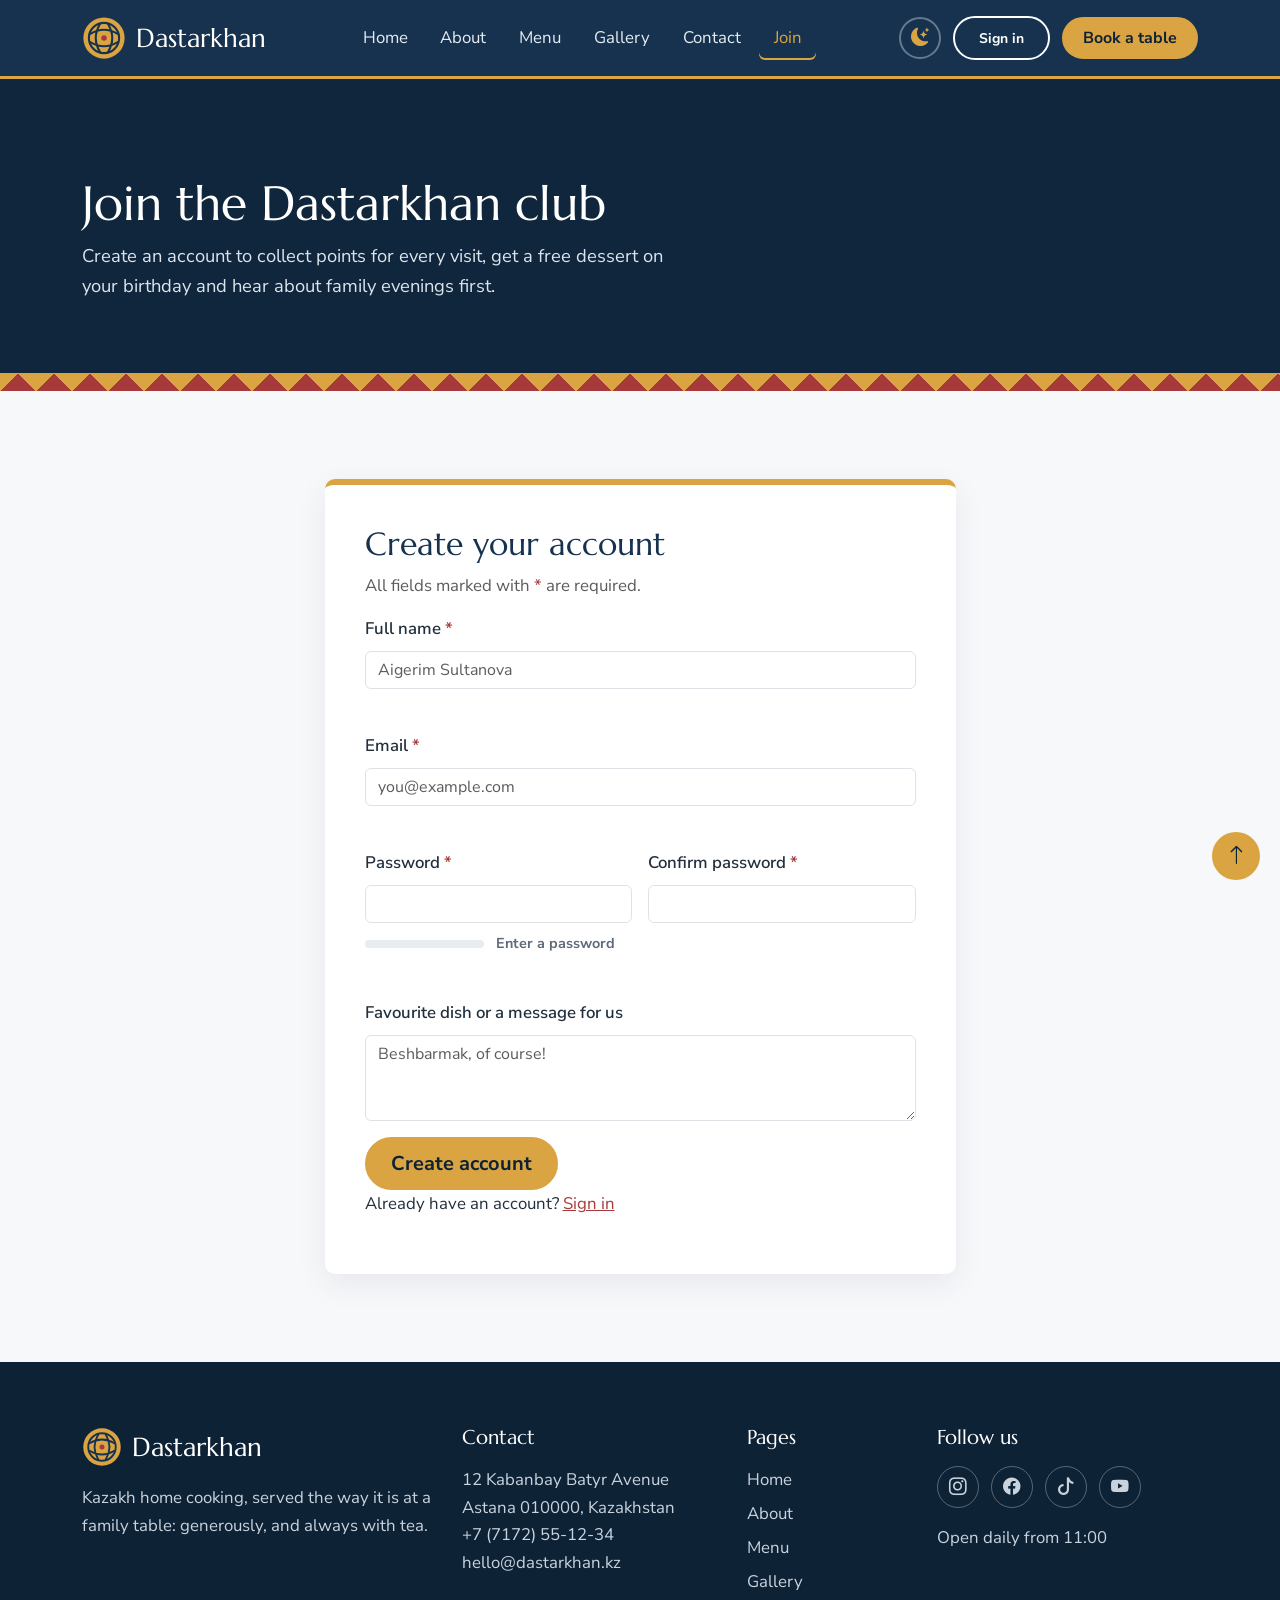
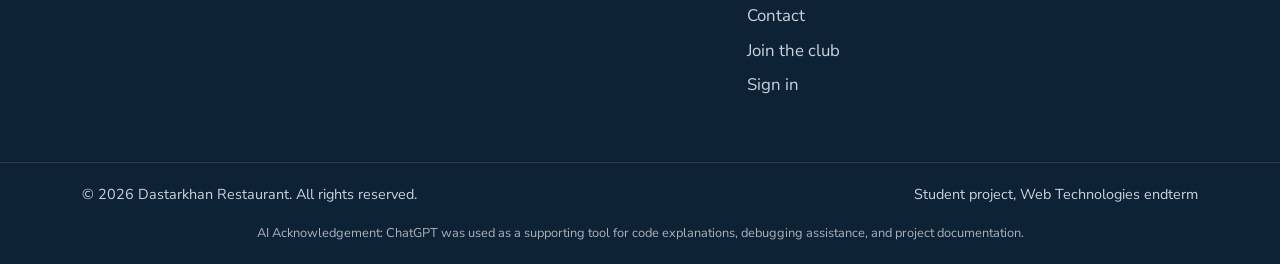
<file: register.html>
﻿<!DOCTYPE html>
<html lang="en">
<head>
  <meta charset="UTF-8">
  <meta name="viewport" content="width=device-width, initial-scale=1.0">
  <meta name="description" content="Join the Dastarkhan club: points for every visit and a free birthday dessert.">
  <title>Join the club | Dastarkhan, Kazakh Restaurant in Astana</title>
  <link rel="icon" href="images/logo.svg" type="image/svg+xml">
  <link rel="preconnect" href="https://fonts.googleapis.com">
  <link rel="preconnect" href="https://fonts.gstatic.com" crossorigin>
  <link href="https://fonts.googleapis.com/css2?family=Marcellus&family=Nunito+Sans:wght@400;600;700&display=swap" rel="stylesheet">

  <link href="https://cdn.jsdelivr.net/npm/bootstrap@5.3.3/dist/css/bootstrap.min.css" rel="stylesheet">
  <link href="https://cdn.jsdelivr.net/npm/bootstrap-icons@1.11.3/font/bootstrap-icons.min.css" rel="stylesheet">

  <link href="css/style.css" rel="stylesheet">
  <script src="js/theme.js"></script>
</head>
<body>
  <header class="site-header" id="top">
    <div class="container header-inner">
      <a href="index.html" class="logo">
        <img src="images/logo.svg" alt="Dastarkhan logo" width="44" height="44">
        <span class="logo-text">Dastarkhan</span>
      </a>
      <nav class="main-nav" aria-label="Main navigation">
        <ul class="nav-list">
          <li><a href="index.html" class="menu-link">Home</a></li>
          <li><a href="about.html" class="menu-link">About</a></li>
          <li><a href="menu.html" class="menu-link">Menu</a></li>
          <li><a href="gallery.html" class="menu-link">Gallery</a></li>
          <li><a href="contact.html" class="menu-link">Contact</a></li>
          <li><a href="register.html" class="menu-link active" aria-current="page">Join</a></li>
        </ul>
      </nav>
      <div class="header-actions">
        <button type="button" id="theme-toggle" class="theme-toggle" aria-label="Switch theme" title="Switch theme">
          <i class="bi bi-moon-stars-fill" aria-hidden="true"></i>
        </button>
        <div id="auth-slot" class="auth-slot"><a href="login.html" class="btn btn-ghost btn-sm btn-signin">Sign in</a></div>
        <a href="contact.html#booking" class="btn btn-gold btn-book">Book a table</a>
      </div>
    </div>
  </header>

  <main>
    <section class="page-hero page-hero-register">
      <div class="container">
        <h1>Join the Dastarkhan club</h1>
        <p>Create an account to collect points for every visit, get a free dessert on your birthday and hear about family evenings first.</p>
      </div>
    </section>

    <div class="ornament"></div>

    <section class="section">
      <div class="container">
        <div class="row g-4 g-lg-5 justify-content-center">
          <div class="col-lg-7">
            <section id="register" class="form-card" aria-labelledby="register-title">
              <h2 id="register-title">Create your account</h2>
              <p class="text-muted">All fields marked with <span class="required">*</span> are required.</p>

              <div class="alert alert-danger d-none" id="register-errors" role="alert"></div>
              <div class="alert alert-success d-none" id="register-success" role="status"></div>

              <form id="register-form" novalidate>
                <div class="row g-3">
                  <div class="col-12">
                    <label for="reg-name" class="form-label">Full name <span class="required">*</span></label>
                    <div class="field-wrap">
                      <input type="text" id="reg-name" name="name" class="form-control" autocomplete="name" placeholder="Aigerim Sultanova">
                      <i class="bi field-icon" aria-hidden="true"></i>
                    </div>
                    <div class="field-msg" id="reg-name-msg"></div>
                  </div>

                  <div class="col-12">
                    <label for="reg-email" class="form-label">Email <span class="required">*</span></label>
                    <div class="field-wrap">
                      <input type="email" id="reg-email" name="email" class="form-control" autocomplete="email" placeholder="you@example.com">
                      <i class="bi field-icon" aria-hidden="true"></i>
                    </div>
                    <div class="field-msg" id="reg-email-msg"></div>
                  </div>

                  <div class="col-md-6">
                    <label for="reg-password" class="form-label">Password <span class="required">*</span></label>
                    <div class="field-wrap">
                      <input type="password" id="reg-password" name="password" class="form-control" autocomplete="new-password">
                      <i class="bi field-icon" aria-hidden="true"></i>
                    </div>
                    <div class="strength" aria-live="polite">
                      <div class="progress strength-bar" role="progressbar" aria-label="Password strength" aria-valuemin="0" aria-valuemax="100" aria-valuenow="0">
                        <div class="progress-bar" id="strength-fill"></div>
                      </div>
                      <span class="strength-text" id="strength-text">Enter a password</span>
                    </div>
                    <div class="field-msg" id="reg-password-msg"></div>
                  </div>

                  <div class="col-md-6">
                    <label for="reg-confirm" class="form-label">Confirm password <span class="required">*</span></label>
                    <div class="field-wrap">
                      <input type="password" id="reg-confirm" name="confirm" class="form-control" autocomplete="new-password">
                      <i class="bi field-icon" aria-hidden="true"></i>
                    </div>
                    <div class="field-msg" id="reg-confirm-msg"></div>
                  </div>

                  <div class="col-12">
                    <label for="reg-message" class="form-label">Favourite dish or a message for us</label>
                    <textarea id="reg-message" name="message" class="form-control" rows="3" placeholder="Beshbarmak, of course!"></textarea>
                  </div>

                  <div class="col-12">
                    <button type="submit" class="btn btn-gold btn-lg">Create account</button>
                  </div>
                </div>
              </form>
              <p class="auth-switch">Already have an account? <a href="login.html">Sign in</a></p>
            </section>
          </div>
        </div>
      </div>
    </section>
  </main>

  <footer class="site-footer">
    <div class="container">
      <div class="row g-4">
        <div class="col-lg-4 col-md-6">
          <a href="index.html" class="logo mb-3">
            <img src="images/logo.svg" alt="" width="40" height="40">
            <span class="logo-text">Dastarkhan</span>
          </a>
          <p>Kazakh home cooking, served the way it is at a family table: generously, and always with tea.</p>
        </div>
        <div class="col-lg-3 col-md-6">
          <h2 class="footer-title">Contact</h2>
          <address>
            12 Kabanbay Batyr Avenue<br>
            Astana 010000, Kazakhstan<br>
            <a href="tel:+77172551234">+7 (7172) 55-12-34</a><br>
            <a href="mailto:hello@dastarkhan.kz">hello@dastarkhan.kz</a>
          </address>
        </div>
        <div class="col-lg-2 col-md-6">
          <h2 class="footer-title">Pages</h2>
          <ul class="footer-links">
            <li><a href="index.html">Home</a></li>
            <li><a href="about.html">About</a></li>
            <li><a href="menu.html">Menu</a></li>
            <li><a href="gallery.html">Gallery</a></li>
            <li><a href="contact.html">Contact</a></li>
            <li><a href="register.html">Join the club</a></li>
            <li><a href="login.html">Sign in</a></li>
          </ul>
        </div>
        <div class="col-lg-3 col-md-6">
          <h2 class="footer-title">Follow us</h2>
          <ul class="social-links">
            <li><a href="https://www.instagram.com/" aria-label="Instagram"><i class="bi bi-instagram"></i></a></li>
            <li><a href="https://www.facebook.com/" aria-label="Facebook"><i class="bi bi-facebook"></i></a></li>
            <li><a href="https://www.tiktok.com/" aria-label="TikTok"><i class="bi bi-tiktok"></i></a></li>
            <li><a href="https://www.youtube.com/" aria-label="YouTube"><i class="bi bi-youtube"></i></a></li>
          </ul>
          <p class="mt-3 mb-0">Open daily from 11:00</p>
        </div>
      </div>
    </div>
   
<div class="footer-bottom">
  <div class="container d-flex flex-wrap justify-content-between gap-2">
    <p class="mb-0">
      &copy; 2026 Dastarkhan Restaurant. All rights reserved.
    </p>
    <p class="mb-0">
      Student project, Web Technologies endterm
    </p>
  </div>

  <div class="container mt-3">
    <p class="ai-acknowledgement mb-0">
      AI Acknowledgement: ChatGPT was used as a supporting
      tool for code explanations, debugging assistance,
      and project documentation.
    </p>
  </div>
</div>

  </footer>

  <a href="#top" id="back-to-top" aria-label="Back to top"><i class="bi bi-arrow-up"></i></a>
  <script src="https://code.jquery.com/jquery-3.7.1.min.js"></script>
  <script src="https://cdn.jsdelivr.net/npm/bootstrap@5.3.3/dist/js/bootstrap.bundle.min.js"></script>
  <script src="js/script.js"></script>
  <script src="js/auth.js"></script>
</body>
</html>
</file>
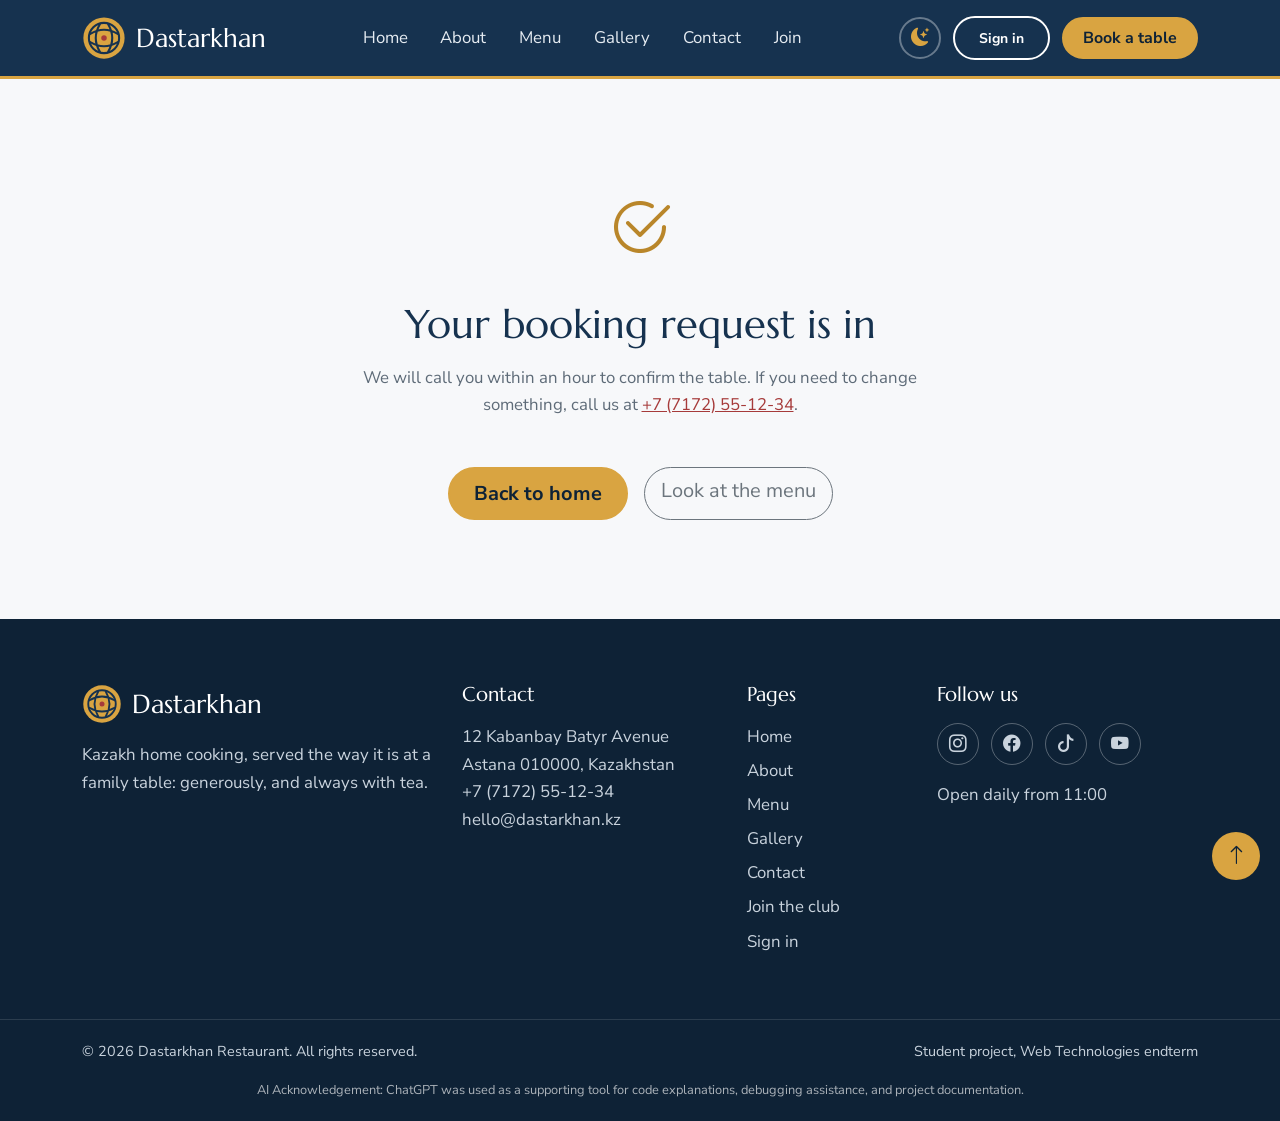
<file: thank-you.html>
﻿<!DOCTYPE html>
<html lang="en">
<head>
  <meta charset="UTF-8">
  <meta name="viewport" content="width=device-width, initial-scale=1.0">
  <meta name="description" content="Your booking request at Dastarkhan has been received.">
  <title>Booking received | Dastarkhan, Kazakh Restaurant in Astana</title>
  <link rel="icon" href="images/logo.svg" type="image/svg+xml">
  <link rel="preconnect" href="https://fonts.googleapis.com">
  <link rel="preconnect" href="https://fonts.gstatic.com" crossorigin>
  <link href="https://fonts.googleapis.com/css2?family=Marcellus&family=Nunito+Sans:wght@400;600;700&display=swap" rel="stylesheet">

  <link href="https://cdn.jsdelivr.net/npm/bootstrap@5.3.3/dist/css/bootstrap.min.css" rel="stylesheet">
  <link href="https://cdn.jsdelivr.net/npm/bootstrap-icons@1.11.3/font/bootstrap-icons.min.css" rel="stylesheet">

  <link href="css/style.css" rel="stylesheet">
  <script src="js/theme.js"></script>
</head>
<body>
  <header class="site-header" id="top">
    <div class="container header-inner">
      <a href="index.html" class="logo">
        <img src="images/logo.svg" alt="Dastarkhan logo" width="44" height="44">
        <span class="logo-text">Dastarkhan</span>
      </a>
      <nav class="main-nav" aria-label="Main navigation">
        <ul class="nav-list">
          <li><a href="index.html" class="menu-link">Home</a></li>
          <li><a href="about.html" class="menu-link">About</a></li>
          <li><a href="menu.html" class="menu-link">Menu</a></li>
          <li><a href="gallery.html" class="menu-link">Gallery</a></li>
          <li><a href="contact.html" class="menu-link">Contact</a></li>
          <li><a href="register.html" class="menu-link">Join</a></li>
        </ul>
      </nav>
      <div class="header-actions">
        <button type="button" id="theme-toggle" class="theme-toggle" aria-label="Switch theme" title="Switch theme">
          <i class="bi bi-moon-stars-fill" aria-hidden="true"></i>
        </button>
        <div id="auth-slot" class="auth-slot"><a href="login.html" class="btn btn-ghost btn-sm btn-signin">Sign in</a></div>
        <a href="contact.html#booking" class="btn btn-gold btn-book">Book a table</a>
      </div>
    </div>
  </header>

  <main>
    <section class="section thanks">
      <div class="container text-center">
        <i class="bi bi-check2-circle thanks-icon"></i>
        <h1 class="mt-3">Your booking request is in</h1>
        <p class="section-intro mt-3">We will call you within an hour to confirm the table. If you need to change something, call us at <a href="tel:+77172551234">+7 (7172) 55-12-34</a>.</p>
        <div class="d-flex flex-wrap justify-content-center gap-3">
          <a href="index.html" class="btn btn-gold btn-lg">Back to home</a>
          <a href="menu.html" class="btn btn-outline-secondary btn-lg rounded-pill">Look at the menu</a>
        </div>
      </div>
    </section>
  </main>

  <footer class="site-footer">
    <div class="container">
      <div class="row g-4">
        <div class="col-lg-4 col-md-6">
          <a href="index.html" class="logo mb-3">
            <img src="images/logo.svg" alt="" width="40" height="40">
            <span class="logo-text">Dastarkhan</span>
          </a>
          <p>Kazakh home cooking, served the way it is at a family table: generously, and always with tea.</p>
        </div>
        <div class="col-lg-3 col-md-6">
          <h2 class="footer-title">Contact</h2>
          <address>
            12 Kabanbay Batyr Avenue<br>
            Astana 010000, Kazakhstan<br>
            <a href="tel:+77172551234">+7 (7172) 55-12-34</a><br>
            <a href="mailto:hello@dastarkhan.kz">hello@dastarkhan.kz</a>
          </address>
        </div>
        <div class="col-lg-2 col-md-6">
          <h2 class="footer-title">Pages</h2>
          <ul class="footer-links">
            <li><a href="index.html">Home</a></li>
            <li><a href="about.html">About</a></li>
            <li><a href="menu.html">Menu</a></li>
            <li><a href="gallery.html">Gallery</a></li>
            <li><a href="contact.html">Contact</a></li>
            <li><a href="register.html">Join the club</a></li>
            <li><a href="login.html">Sign in</a></li>
          </ul>
        </div>
        <div class="col-lg-3 col-md-6">
          <h2 class="footer-title">Follow us</h2>
          <ul class="social-links">
            <li><a href="https://www.instagram.com/" aria-label="Instagram"><i class="bi bi-instagram"></i></a></li>
            <li><a href="https://www.facebook.com/" aria-label="Facebook"><i class="bi bi-facebook"></i></a></li>
            <li><a href="https://www.tiktok.com/" aria-label="TikTok"><i class="bi bi-tiktok"></i></a></li>
            <li><a href="https://www.youtube.com/" aria-label="YouTube"><i class="bi bi-youtube"></i></a></li>
          </ul>
          <p class="mt-3 mb-0">Open daily from 11:00</p>
        </div>
      </div>
    </div>
  
<div class="footer-bottom">
  <div class="container d-flex flex-wrap justify-content-between gap-2">
    <p class="mb-0">
      &copy; 2026 Dastarkhan Restaurant. All rights reserved.
    </p>
    <p class="mb-0">
      Student project, Web Technologies endterm
    </p>
  </div>

  <div class="container mt-3">
    <p class="ai-acknowledgement mb-0">
      AI Acknowledgement: ChatGPT was used as a supporting
      tool for code explanations, debugging assistance,
      and project documentation.
    </p>
  </div>
</div>

  </footer>

  <a href="#top" id="back-to-top" aria-label="Back to top"><i class="bi bi-arrow-up"></i></a>
  <script src="https://code.jquery.com/jquery-3.7.1.min.js"></script>
  <script src="https://cdn.jsdelivr.net/npm/bootstrap@5.3.3/dist/js/bootstrap.bundle.min.js"></script>
  <script src="js/script.js"></script>
  <script src="js/auth.js"></script>
</body>
</html>
</file>
<file: css/style.css>
:root {
  --color-night: #16324F;
  --color-night-dark: #0E2236;
  --color-gold: #D9A441;
  --color-gold-dark: #B9862A;
  --color-pomegranate: #A63A3A;
  --color-white: #FFFFFF;
  --color-page: #F7F8FA;
  --color-felt: #EFEAE1;
  --color-text: #22303D;
  --color-muted: #5E6B78;

  --font-display: "Marcellus", Georgia, serif;
  --font-body: "Nunito Sans", "Segoe UI", Arial, sans-serif;

  --fs-hero: 4.25rem;
  --fs-page-title: 3rem;
  --fs-h2: 2.4rem;
  --fs-body: 1.05rem;

  --section-space: 5.5rem;
  --radius: 10px;
  --header-height: 76px;
}

html {
  scroll-behavior: smooth;
}

body {
  font-family: var(--font-body);
  font-size: var(--fs-body);
  line-height: 1.65;
  color: var(--color-text);
  background-color: var(--color-page);
}

h1,
h2,
h3,
h4 {
  font-family: var(--font-display);
  font-weight: 400;
  color: var(--color-night);
  line-height: 1.2;
}

a {
  color: var(--link-color, var(--color-pomegranate));
}

a:hover {
  color: var(--link-hover-color, var(--color-night));
}

img {
  max-width: 100%;
  height: auto;
  display: block;
  background-color: var(--color-felt);
}

:focus-visible {
  outline: 3px solid var(--color-gold);
  outline-offset: 3px;
}

[id] {
  scroll-margin-top: calc(var(--header-height) + 1rem);
}

.site-header {
  position: sticky;
  top: 0;
  z-index: 1000;
  background-color: var(--color-night);
  border-bottom: 3px solid var(--color-gold);
}

.header-inner {
  display: flex;              
  align-items: center;
  justify-content: space-between;
  gap: 1.5rem;
  min-height: var(--header-height);
}

.logo {
  display: flex;
  align-items: center;
  gap: 0.6rem;
  text-decoration: none;
}

.logo img {
  background-color: transparent;
}

.logo-text {
  font-family: var(--font-display);
  font-size: 1.6rem;
  color: var(--color-white);
}

.nav-list {
  display: flex;
  gap: 0.25rem;
  list-style: none;
  margin: 0;
  padding: 0;
}

.menu-link {
  display: block;
  padding: 0.5rem 0.9rem;
  border-radius: 6px;
  color: #E6ECF2;
  text-decoration: none;
  transition: color 0.2s, background-color 0.2s;
}

.menu-link:hover,
.menu-link:focus {
  color: var(--color-gold);
  background-color: rgba(255, 255, 255, 0.07);
}

.menu-link.active {
  color: var(--color-gold);
  box-shadow: inset 0 -2px 0 var(--color-gold);
}

.btn-gold {
  background-color: var(--color-gold);
  border: 2px solid var(--color-gold);
  color: var(--color-night-dark);
  font-weight: 700;
  border-radius: 999px;
  padding: 0.6rem 1.5rem;
  transition: background-color 0.2s, border-color 0.2s, color 0.2s;
}

.btn-gold:hover,
.btn-gold:focus {
  background-color: var(--color-gold-dark);
  border-color: var(--color-gold-dark);
  color: var(--color-white);
}

.btn-ghost {
  background-color: transparent;
  border: 2px solid var(--color-white);
  color: var(--color-white);
  font-weight: 700;
  border-radius: 999px;
  padding: 0.6rem 1.5rem;
}

.btn-ghost:hover,
.btn-ghost:focus {
  background-color: var(--color-white);
  color: var(--color-night);
}

.btn-book {
  padding: 0.45rem 1.2rem;
}

.hero {
  position: relative;         
  min-height: 86vh;
  display: flex;
  align-items: center;
  padding: 5rem 0;
  color: var(--color-white);
  background-image:
    linear-gradient(90deg, rgba(14, 34, 54, 0.94) 0%, rgba(14, 34, 54, 0.65) 55%, rgba(14, 34, 54, 0.25) 100%),
    url("https://images.unsplash.com/photo-1414235077428-338989a2e8c0?auto=format&fit=crop&w=1600&q=80");
  background-size: cover;
  background-position: center;
}

.hero h1 {
  font-size: var(--fs-hero);
  color: var(--color-white);
  margin-bottom: 1.25rem;
}

.hero-lead {
  font-size: 1.25rem;
  max-width: 36ch;
  color: #DCE4EC;
}

.hero-badge {
  position: absolute;         
  right: 2rem;
  bottom: 5rem;
  display: flex;
  flex-direction: column;
  padding: 1rem 1.4rem;
  background-color: var(--color-white);
  color: var(--color-night);
  border-left: 6px solid var(--color-gold);
  border-radius: 4px;
}

.hero-badge-title {
  font-family: var(--font-display);
  font-size: 1.3rem;
}

.ornament {
  height: 18px;
  background-color: var(--color-pomegranate);
  background-image:
    linear-gradient(135deg, var(--color-gold) 25%, transparent 25%),
    linear-gradient(225deg, var(--color-gold) 25%, transparent 25%);
  background-size: 36px 36px;
}

.page-hero {
  position: relative;
  padding: 6rem 0 4.5rem;
  background-color: var(--color-night);
  background-size: cover;
  background-position: center;
  color: var(--color-white);
}

.page-hero::before {
  content: "";
  position: absolute;
  inset: 0;
  background-color: rgba(14, 34, 54, 0.75);
}

.page-hero .container {
  position: relative;         
}

.page-hero h1 {
  font-size: var(--fs-page-title);
  color: var(--color-white);
}

.page-hero p {
  max-width: 55ch;
  font-size: 1.15rem;
  color: #DCE4EC;
  margin-bottom: 0;
}

.page-hero-about {
  background-image: url("https://images.unsplash.com/photo-1555396273-367ea4eb4db5?auto=format&fit=crop&w=1600&q=80");
}

.page-hero-menu {
  background-image: url("https://images.unsplash.com/photo-1504674900247-0877df9cc836?auto=format&fit=crop&w=1600&q=80");
}

.page-hero-gallery {
  background-image: url("https://images.unsplash.com/photo-1517248135467-4c7edcad34c4?auto=format&fit=crop&w=1600&q=80");
}

.page-hero-contact {
  background-image: url("https://images.unsplash.com/photo-1559339352-11d035aa65de?auto=format&fit=crop&w=1600&q=80");
}

.section {
  padding: var(--section-space) 0;
}

.section-alt {
  background-color: var(--color-felt);
}

.section-title {
  font-size: var(--fs-h2);
  margin-bottom: 0.75rem;
}

.section-intro {
  max-width: 60ch;
  color: var(--color-muted);
  margin-bottom: 3rem;
}

.text-center .section-intro {
  margin-left: auto;
  margin-right: auto;
}

.feature {
  height: 100%;
  padding-top: 1.5rem;
  border-top: 3px solid var(--color-gold);
}

.feature-icon {
  font-size: 2rem;
  color: var(--color-pomegranate);
}

.feature h3 {
  font-size: 1.5rem;
  margin: 0.75rem 0;
}

.dish-grid {
  display: grid;
  grid-template-columns: repeat(3, 1fr);
  gap: 2rem;
}

.dish-card {
  display: flex;
  flex-direction: column;
  background-color: var(--color-white);
  border-radius: var(--radius);
  overflow: hidden;
}

.dish-card img {
  width: 100%;
  aspect-ratio: 4 / 3;
  object-fit: cover;
}

.dish-card-body {
  padding: 1.25rem 1.5rem 1.6rem;
}

.dish-card h3 {
  font-size: 1.6rem;
  margin-bottom: 0.5rem;
}

.dish-price {
  font-weight: 700;
  color: var(--color-pomegranate);
}

.dish-card:nth-child(2) {
  transform: translateY(2.5rem);
}

.dish-card:nth-child(odd) .dish-tag {
  background-color: var(--color-gold);
  color: var(--color-night-dark);
}

.dish-card:nth-child(even) .dish-tag {
  background-color: var(--color-night);
  color: var(--color-white);
}

.dish-tag {
  display: inline-block;
  font-size: 0.85rem;
  font-weight: 700;
  padding: 0.15rem 0.7rem;
  border-radius: 999px;
  margin-bottom: 0.75rem;
}

.testimonial {
  height: 100%;
  margin: 0;
  padding: 2rem;
  background-color: var(--color-white);
  border-radius: var(--radius);
}

.testimonial blockquote {
  font-family: var(--font-display);
  font-size: 1.25rem;
  color: var(--color-night);
}

.testimonial figcaption {
  color: var(--color-muted);
}

.cta-band {
  display: flex;
  align-items: center;
  justify-content: space-between;
  gap: 2rem;
  padding: 3rem;
  border-radius: var(--radius);
  background-color: var(--color-night);
  color: var(--color-white);
}

.cta-band h2 {
  color: var(--color-white);
  font-size: 2rem;
}

.cta-band p {
  color: #C9D3DD;
  margin-bottom: 0;
}

.story-image {
  width: 100%;
  border-radius: var(--radius);
  object-fit: cover;
  aspect-ratio: 4 / 3;
}

.timeline {
  list-style: none;
  margin: 0;
  padding: 0 0 0 2rem;
  border-left: 3px solid var(--color-gold);
}

.timeline li {
  position: relative;
  padding-bottom: 2rem;
}

.timeline li::before {
  content: "";
  position: absolute;
  left: calc(-2rem - 9px);
  top: 0.35rem;
  width: 15px;
  height: 15px;
  border-radius: 50%;
  background-color: var(--color-pomegranate);
  border: 3px solid var(--color-felt);
}

.timeline-year {
  display: block;
  font-family: var(--font-display);
  font-size: 1.5rem;
  color: var(--color-night);
}

.timeline li:nth-child(even) .timeline-year {
  color: var(--color-pomegranate);
}

.team-grid {
  display: grid;
  grid-template-columns: repeat(4, 1fr);
  gap: 2rem;
}

.team-member {
  text-align: center;
}

.avatar {
  display: inline-flex;
  align-items: center;
  justify-content: center;
  width: 110px;
  height: 110px;
  margin-bottom: 1rem;
  border-radius: 50%;
  font-family: var(--font-display);
  font-size: 2.2rem;
  color: var(--color-white);
  background-color: var(--color-night);
}

.team-member:nth-child(2) .avatar {
  background-color: var(--color-pomegranate);
}

.team-member:nth-child(3) .avatar {
  background-color: var(--color-gold-dark);
}

.team-member h3 {
  font-size: 1.35rem;
  margin-bottom: 0.25rem;
}

.team-role {
  color: var(--color-muted);
}

.values-list {
  list-style: none;
  padding: 0;
}

.values-list li {
  display: flex;
  gap: 0.75rem;
  margin-bottom: 1rem;
}

.values-list .bi {
  color: var(--color-gold-dark);
  font-size: 1.3rem;
}

.menu-categories {
  display: flex;
  flex-wrap: wrap;
  justify-content: center;
  gap: 0.75rem;
  list-style: none;
  padding: 0;
  margin: 0 0 3.5rem;
}

.menu-categories a {
  display: block;
  padding: 0.5rem 1.25rem;
  border: 2px solid var(--color-night);
  border-radius: 999px;
  color: var(--color-night);
  font-weight: 700;
  text-decoration: none;
}

.menu-categories a:hover,
.menu-categories a:focus {
  background-color: var(--color-night);
  color: var(--color-white);
}

.menu-block {
  margin-bottom: 3.5rem;
}

.menu-block h2 {
  font-size: 2rem;
}

.menu-table {
  margin-bottom: 0;
  background-color: var(--color-white);
}

.menu-table caption {
  caption-side: top;
  color: var(--color-muted);
}

.menu-table thead th {
  background-color: var(--color-night);
  color: var(--color-white);
  font-weight: 600;
}

.menu-table tbody tr:nth-child(even) td {
  background-color: #F5F1EA;
}

.menu-table tbody tr:hover td {
  background-color: #FBEFD6;
}

.dish-name {
  font-weight: 700;
  color: var(--color-night);
}

.price {
  white-space: nowrap;
  font-weight: 700;
  text-align: right;
}

.set-card {
  position: relative;         
  height: 100%;
  padding: 2.25rem 2rem;
  background-color: var(--color-white);
  border-radius: var(--radius);
  border: 2px solid transparent;
}

.set-card-featured {
  border-color: var(--color-gold);
}

.ribbon {
  position: absolute;
  top: -0.9rem;
  left: 2rem;
  padding: 0.2rem 0.9rem;
  border-radius: 999px;
  background-color: var(--color-pomegranate);
  color: var(--color-white);
  font-size: 0.85rem;
  font-weight: 700;
}

.set-card h3 {
  font-size: 1.6rem;
}

.set-price {
  font-family: var(--font-display);
  font-size: 2.2rem;
  color: var(--color-pomegranate);
}

.set-price span {
  font-family: var(--font-body);
  font-size: 1rem;
  color: var(--color-muted);
}

.set-card ul {
  padding-left: 1.1rem;
}

.gallery-grid {
  display: grid;
  grid-template-columns: repeat(4, 1fr);
  grid-auto-rows: 220px;
  gap: 1rem;
}

.gallery-item {
  position: relative;
  margin: 0;
  overflow: hidden;
  border-radius: var(--radius);
}

.gallery-item img {
  width: 100%;
  height: 100%;
  object-fit: cover;
  transition: transform 0.4s ease;
}

.gallery-item:hover img {
  transform: scale(1.06);
}

.gallery-item figcaption {
  position: absolute;
  left: 0;
  right: 0;
  bottom: 0;
  padding: 1.5rem 1rem 0.75rem;
  color: var(--color-white);
  background-image: linear-gradient(transparent, rgba(14, 34, 54, 0.9));
}

.gallery-item:nth-child(1) {
  grid-column: span 2;
  grid-row: span 2;
}

.gallery-item:nth-child(6),
.gallery-item:nth-child(9),
.gallery-item:nth-child(10) {
  grid-column: span 2;
}

#booking {
  padding: 2.5rem;
  background-color: var(--color-white);
  border-radius: var(--radius);
  border-top: 6px solid var(--color-gold);
}

#booking h2 {
  font-size: 2rem;
}

.form-label {
  font-weight: 600;
}

.form-control:focus,
.form-select:focus,
.form-check-input:focus {
  border-color: var(--color-gold);
  box-shadow: 0 0 0 0.2rem rgba(217, 164, 65, 0.35);
}

.form-check-input:checked {
  background-color: var(--color-night);
  border-color: var(--color-night);
}

.required {
  color: var(--color-pomegranate);
}

.contact-info h2 {
  font-size: 1.8rem;
}

.contact-info address a {
  text-decoration: none;
}

.hours-table th {
  font-weight: 600;
}

.hours-table tbody tr:nth-child(odd) th,
.hours-table tbody tr:nth-child(odd) td {
  background-color: var(--color-felt);
}

.map-frame {
  width: 100%;
  height: 300px;
  border: 0;
  border-radius: var(--radius);
}

.thanks {
  min-height: 60vh;
  display: flex;
  align-items: center;
}

.thanks-icon {
  font-size: 4rem;
  color: var(--color-gold-dark);
}

.site-footer {
  padding-top: 4rem;
  background-color: var(--color-night-dark);
  color: #C9D3DD;
}

.site-footer a {
  color: #C9D3DD;
  text-decoration: none;
}

.site-footer a:hover,
.site-footer a:focus {
  color: var(--color-gold);
}

.footer-title {
  font-size: 1.25rem;
  color: var(--color-white);
  margin-bottom: 1rem;
}

.footer-links {
  list-style: none;
  padding: 0;
}

.footer-links li {
  margin-bottom: 0.4rem;
}

.social-links {
  display: flex;
  gap: 0.75rem;
  list-style: none;
  padding: 0;
  margin: 0;
}

.social-links a {
  display: inline-flex;
  align-items: center;
  justify-content: center;
  width: 42px;
  height: 42px;
  border: 1px solid rgba(255, 255, 255, 0.3);
  border-radius: 50%;
  font-size: 1.1rem;
}

.site-footer .social-links a:hover,
.site-footer .social-links a:focus {
  background-color: var(--color-gold);
  border-color: var(--color-gold);
  color: var(--color-night-dark);
}

.footer-bottom {
  margin-top: 3rem;
  padding: 1.25rem 0;
  border-top: 1px solid rgba(255, 255, 255, 0.12);
  font-size: 0.9rem;
}

#back-to-top {
  position: fixed;            
  right: 1.25rem;
  bottom: 1.25rem;
  z-index: 900;
  display: flex;
  align-items: center;
  justify-content: center;
  width: 48px;
  height: 48px;
  border-radius: 50%;
  background-color: var(--color-gold);
  color: var(--color-night-dark);
  font-size: 1.3rem;
  text-decoration: none;
}

#back-to-top:hover,
#back-to-top:focus {
  background-color: var(--color-night);
  color: var(--color-white);
}

/* =========================================================
   ENDTERM: styles for the JavaScript / jQuery features
   ========================================================= */

/* ---------- Menu search and filter ---------- */
.menu-tools {
  max-width: 820px;
  margin: 0 auto 3rem;
}

.menu-search {
  margin-bottom: 1.5rem;
}

.menu-search .input-group-text {
  background-color: var(--color-white);
  color: var(--color-night);
}

.menu-search .form-control:focus {
  border-color: var(--color-gold);
  box-shadow: 0 0 0 0.2rem rgba(217, 164, 65, 0.3);
}

.menu-tools .menu-categories {
  margin-bottom: 1rem;
}

.filter-btn {
  display: block;
  padding: 0.5rem 1.25rem;
  border: 2px solid var(--color-night);
  border-radius: 999px;
  background-color: transparent;
  color: var(--color-night);
  font-weight: 700;
  transition: background-color 0.2s, color 0.2s;
}

.filter-btn:hover,
.filter-btn:focus-visible {
  background-color: var(--color-night);
  color: var(--color-white);
}

.filter-btn.active {
  background-color: var(--color-gold);
  border-color: var(--color-gold);
  color: var(--color-night-dark);
}

/* ---------- Registration form ---------- */
.page-hero-register {
  background-image: url("https://images.unsplash.com/photo-1476224203421-9ac39bcb3327?auto=format&fit=crop&w=1600&q=80");
}

.form-card {
  padding: 2.5rem;
  background-color: var(--color-white);
  border-radius: var(--radius);
  border-top: 6px solid var(--color-gold);
  box-shadow: 0 10px 30px rgba(22, 50, 79, 0.08);
}

.field-wrap {
  position: relative;
}

.field-wrap .form-control {
  padding-right: 2.75rem;
  background-image: none;          /* hide Bootstrap's own icon, we use ours */
}

.field-icon {
  padding: 0;
  border: 0;
  background: none;
  color: var(--color-muted);
}

.field-msg {
  min-height: 1.4rem;
  margin-top: 0.3rem;
  font-size: 0.9rem;
}

.strength {
  display: flex;
  align-items: center;
  gap: 0.75rem;
  margin-top: 0.6rem;
}

.strength-bar {
  flex: 1;
  height: 8px;
}

.strength-bar .progress-bar {
  width: 0;
}

.strength-text {
  min-width: 8.5rem;
  font-size: 0.9rem;
  font-weight: 700;
  color: var(--color-muted);
}

.strength-1 { color: #B02A37; }
.strength-2 { color: #997404; }
.strength-3 { color: #146C43; }

/* ---------- Reservation manager (CRUD) ---------- */
.crud-wrap {
  background-color: var(--color-white);
  border-radius: var(--radius);
  box-shadow: 0 10px 30px rgba(22, 50, 79, 0.08);
}

.crud-table caption {
  caption-side: top;
  padding: 1rem 1rem 0.5rem;
  font-weight: 700;
  color: var(--color-night);
}

.crud-table thead th {
  background-color: var(--color-night);
  color: var(--color-white);
  white-space: nowrap;
}

.crud-table tbody tr:nth-child(even) td {
  background-color: var(--color-page);
}

.seating-badge {
  background-color: var(--color-felt);
  color: var(--color-night);
  font-weight: 600;
}

.modal-content {
  border-radius: var(--radius);
  border-top: 6px solid var(--color-gold);
}

.gallery-item img {
  cursor: zoom-in;
}

.lightbox {
  position: fixed;
  inset: 0;
  z-index: 2000;
  display: flex;
  align-items: center;
  justify-content: center;
  padding: 2rem 5rem;
  background-color: rgba(14, 34, 54, 0.94);
}

.lightbox[hidden] {
  display: none;
}

.lightbox-figure {
  position: relative;
  margin: 0;
  max-width: 1100px;
  text-align: center;
}

.lightbox-figure img {
  position: relative;
  max-width: 100%;
  max-height: 78vh;
  margin: 0 auto;
  border-radius: var(--radius);
  box-shadow: 0 20px 50px rgba(0, 0, 0, 0.5);
}

.lightbox-figure figcaption {
  margin-top: 1rem;
  font-family: var(--font-display);
  font-size: 1.3rem;
  color: var(--color-white);
}

.lightbox-btn {
  position: absolute;
  display: flex;
  align-items: center;
  justify-content: center;
  width: 52px;
  height: 52px;
  border: 0;
  border-radius: 50%;
  background-color: rgba(255, 255, 255, 0.12);
  color: var(--color-white);
  font-size: 1.5rem;
  transition: background-color 0.2s, color 0.2s;
}

.lightbox-btn:hover,
.lightbox-btn:focus-visible {
  background-color: var(--color-gold);
  color: var(--color-night-dark);
}

.lightbox-close {
  top: 1.25rem;
  right: 1.25rem;
}

.lightbox-prev {
  left: 1.25rem;
  top: 50%;
  transform: translateY(-50%);
}

.lightbox-next {
  right: 1.25rem;
  top: 50%;
  transform: translateY(-50%);
}

@media (max-width: 991.98px) {
  :root {
    --fs-hero: 3.2rem;
    --fs-page-title: 2.5rem;
    --fs-h2: 2rem;
    --section-space: 4rem;
  }

  
  .header-inner {
    flex-wrap: wrap;
    justify-content: center;
    padding: 0.75rem 0;
  }

  .main-nav {
    order: 3;
    width: 100%;
  }

  .nav-list {
    justify-content: center;
  }

  .hero {
    min-height: 70vh;
  }

  .dish-grid {
    grid-template-columns: repeat(2, 1fr);
  }

  .dish-card:nth-child(2) {
    transform: none;
  }

  .team-grid {
    grid-template-columns: repeat(2, 1fr);
  }

  .gallery-grid {
    grid-template-columns: repeat(2, 1fr);
  }

  .cta-band {
    flex-direction: column;
    align-items: flex-start;
  }
}

@media (max-width: 575.98px) {
  :root {
    --fs-hero: 2.4rem;
    --fs-page-title: 2rem;
    --fs-h2: 1.7rem;
    --fs-body: 1rem;
    --section-space: 3rem;
  }

  
  .site-header {
    position: static;
  }

  .header-inner {
    flex-direction: column;
    gap: 0.5rem;
  }

  .nav-list {
    flex-wrap: wrap;
  }

  .menu-link {
    padding: 0.4rem 0.6rem;
  }

  [id] {
    scroll-margin-top: 1rem;
  }

  .hero {
    min-height: auto;
    padding: 4rem 0 2rem;
    flex-direction: column;
    align-items: stretch;
  }

  .hero-lead {
    font-size: 1.1rem;
  }

  
  .hero-badge {
    position: static;
    margin: 2rem 0.75rem 0;
  }

  .page-hero {
    padding: 4rem 0 3rem;
  }

  .dish-grid,
  .team-grid {
    grid-template-columns: 1fr;
  }

  .gallery-grid {
    grid-template-columns: 1fr;
    grid-auto-rows: 240px;
  }

  .gallery-item:nth-child(1),
  .gallery-item:nth-child(6),
  .gallery-item:nth-child(9),
  .gallery-item:nth-child(10) {
    grid-column: auto;
    grid-row: auto;
  }

  #booking {
    padding: 1.5rem;
  }

  .form-card {
    padding: 1.5rem;
  }

  .lightbox {
    padding: 4.5rem 0.75rem;
  }

  .lightbox-prev,
  .lightbox-next {
    top: auto;
    bottom: 1rem;
    transform: none;
  }

  .lightbox-prev {
    left: calc(50% - 64px);
  }

  .lightbox-next {
    right: calc(50% - 64px);
  }

  .strength {
    flex-wrap: wrap;
  }

  .cta-band {
    padding: 2rem 1.5rem;
    text-align: center;
    align-items: center;
  }
}

@media (prefers-reduced-motion: reduce) {
  html {
    scroll-behavior: auto;
  }

  * {
    transition: none !important;
  }
}

.header-actions {
  display: flex;
  align-items: center;
  gap: 0.75rem;
}

.theme-toggle {
  display: inline-flex;
  align-items: center;
  justify-content: center;
  width: 42px;
  height: 42px;
  padding: 0;
  border: 2px solid rgba(255, 255, 255, 0.35);
  border-radius: 50%;
  background-color: transparent;
  color: var(--color-gold);
  font-size: 1.15rem;
  cursor: pointer;
}

.theme-toggle:hover,
.theme-toggle:focus-visible {
  background-color: rgba(255, 255, 255, 0.12);
  border-color: var(--color-gold);
}

[data-theme="dark"] {
  color-scheme: dark;
  --color-page: #0E1620;
  --color-felt: #1C2B39;
  --color-text: #D8E0E8;
  --color-muted: #9FAEBC;
  --link-color: #E58A8A;
  --link-hover-color: #F1C27A;
}

[data-theme="dark"] h1,
[data-theme="dark"] h2,
[data-theme="dark"] h3,
[data-theme="dark"] h4 {
  color: #F1F4F7;
}

[data-theme="dark"] .dish-card,
[data-theme="dark"] .testimonial,
[data-theme="dark"] .menu-table,
[data-theme="dark"] .set-card,
[data-theme="dark"] #booking,
[data-theme="dark"] .form-card,
[data-theme="dark"] .crud-wrap,
[data-theme="dark"] .menu-search .input-group-text {
  background-color: #16222E;
}

[data-theme="dark"] .testimonial blockquote,
[data-theme="dark"] .timeline-year,
[data-theme="dark"] .dish-name,
[data-theme="dark"] .crud-table caption,
[data-theme="dark"] .seating-badge,
[data-theme="dark"] .menu-search .input-group-text,
[data-theme="dark"] .menu-categories a,
[data-theme="dark"] .filter-btn {
  color: #F1F4F7;
}

[data-theme="dark"] .menu-categories a,
[data-theme="dark"] .filter-btn {
  border-color: #F1F4F7;
}

[data-theme="dark"] .filter-btn.active {
  background-color: #D9A441;
  border-color: #D9A441;
  color: #0E2236;
}

[data-theme="dark"] .table {
  --bs-table-bg: #16222E;
}

[data-theme="dark"] .menu-table tbody tr:nth-child(even) td {
  background-color: #1A2937;
}

[data-theme="dark"] .menu-table tbody tr:hover td {
  background-color: #2E2A1C;
}

[data-theme="dark"] .form-check-input:checked {
  background-color: #D9A441;
  border-color: #D9A441;
}

/* =========================================================
   FAQ accordion (contact.html, js/faq.js)
   ========================================================= */
.faq-list {
  max-width: 820px;
  margin: 0 auto;
}

.faq-item {
  border-bottom: 1px solid rgba(22, 50, 79, 0.2);
}

.faq-item:first-child {
  border-top: 1px solid rgba(22, 50, 79, 0.2);
}

.faq-question {
  margin: 0;
  font-size: 1.25rem;
}

.faq-toggle {
  display: flex;
  align-items: center;
  justify-content: space-between;
  gap: 1rem;
  width: 100%;
  padding: 1.15rem 0;
  border: 0;
  background: none;
  color: var(--color-night);
  font: inherit;
  text-align: left;
  cursor: pointer;
}

.faq-toggle:hover,
.faq-item.is-open .faq-toggle {
  color: var(--color-pomegranate);
}

.faq-icon {
  flex: 0 0 auto;
  width: 2rem;
  height: 2rem;
  display: inline-flex;
  align-items: center;
  justify-content: center;
  border: 2px solid var(--color-gold);
  border-radius: 50%;
  font-family: var(--font-body);
  font-weight: 700;
  line-height: 1;
}

.faq-answer p {
  margin: 0;
  padding: 0 3rem 1.25rem 0;
  color: var(--color-muted);
}

[data-theme="dark"] .faq-item,
[data-theme="dark"] .faq-item:first-child {
  border-color: rgba(241, 244, 247, 0.25);
}

[data-theme="dark"] .faq-toggle {
  color: #F1F4F7;
}

[data-theme="dark"] .faq-toggle:hover,
[data-theme="dark"] .faq-item.is-open .faq-toggle {
  color: #F1C27A;
}


/* =========================================================
   Recipe library: API section (menu.html, js/api.js)
   ========================================================= */
.recipe-tools {
  display: flex;
  flex-wrap: wrap;
  gap: 0.75rem;
  max-width: 900px;
  margin: 0 auto 1.25rem;
}

.recipe-tools .form-control {
  flex: 1 1 240px;
  width: auto;
}

.recipe-tools .form-select {
  flex: 0 1 200px;
  width: auto;
}

.recipe-status {
  min-height: 1.75rem;
  margin: 0 0 1.5rem;
  text-align: center;
}

.recipe-error {
  color: var(--color-pomegranate);
  font-weight: 700;
}

.recipe-grid {
  display: grid;
  grid-template-columns: repeat(4, 1fr);
  gap: 1.5rem;
}

.recipe-card {
  background-color: var(--color-white);
  border-radius: var(--radius);
  overflow: hidden;
}

.recipe-open {
  display: block;
  width: 100%;
  padding: 0;
  border: 0;
  background: none;
  color: inherit;
  font: inherit;
  text-align: left;
  cursor: pointer;
}

.recipe-open img {
  width: 100%;
  aspect-ratio: 1 / 1;
  object-fit: cover;
  transition: opacity 0.2s;
}

.recipe-open:hover img,
.recipe-open:focus-visible img {
  opacity: 0.85;
}

.recipe-name {
  display: block;
  padding: 0.9rem 1rem 1.1rem;
  font-family: var(--font-display);
  font-size: 1.1rem;
  line-height: 1.3;
  color: var(--color-night);
}

.recipe-modal-img {
  max-width: 260px;
  border-radius: var(--radius);
}

.recipe-ingredients {
  columns: 2;
  padding-left: 1.2rem;
}

.recipe-method {
  white-space: pre-line;
}

[data-theme="dark"] .recipe-card {
  background-color: #16222E;
}

[data-theme="dark"] .recipe-name {
  color: #F1F4F7;
}

@media (max-width: 991.98px) {
  .recipe-grid {
    grid-template-columns: repeat(3, 1fr);
  }
}

@media (max-width: 767.98px) {
  .recipe-grid {
    grid-template-columns: repeat(2, 1fr);
  }
}

@media (max-width: 575.98px) {
  .recipe-grid {
    grid-template-columns: 1fr;
  }

  .recipe-ingredients {
    columns: 1;
  }

  .faq-answer p {
    padding-right: 0;
  }
}

.ai-acknowledgement {
  font-size: 0.8rem;
  color: rgba(255, 255, 255, 0.65);
  text-align: center;
  line-height: 1.6;
}
</file>
